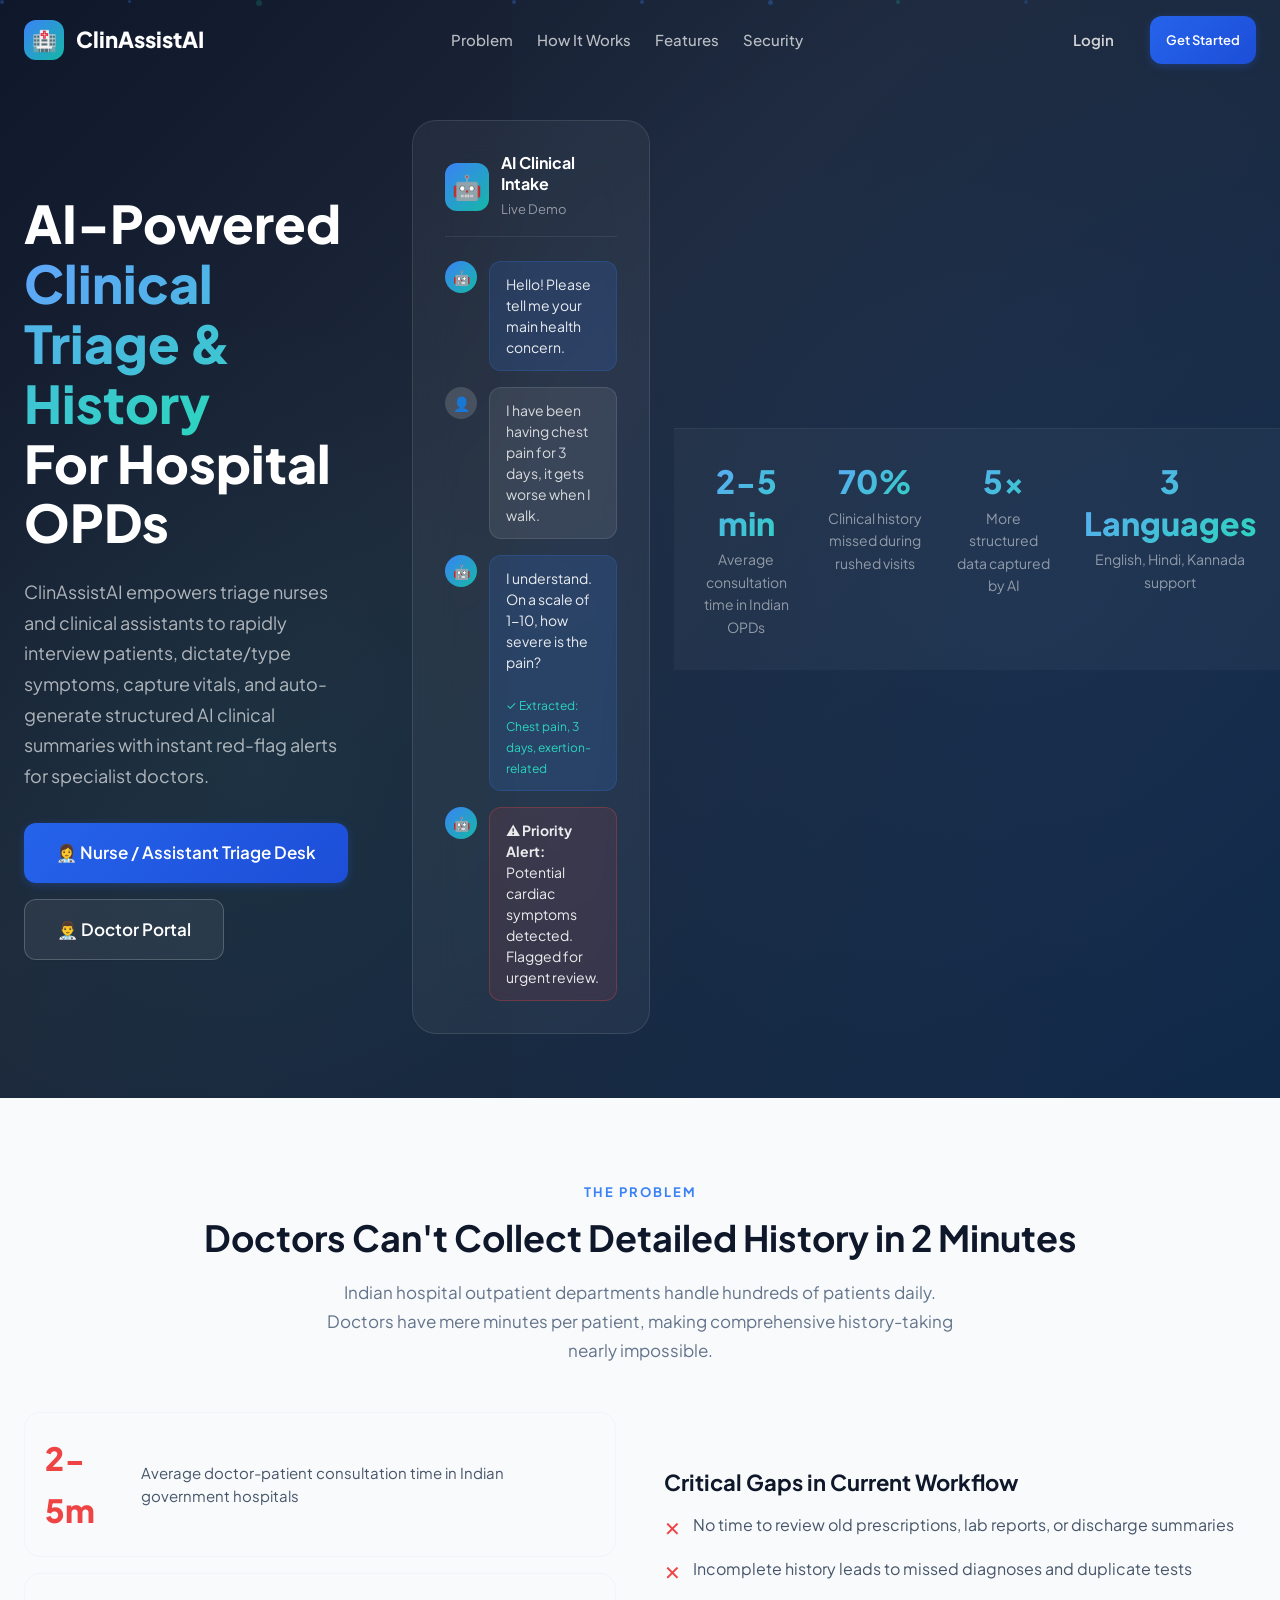
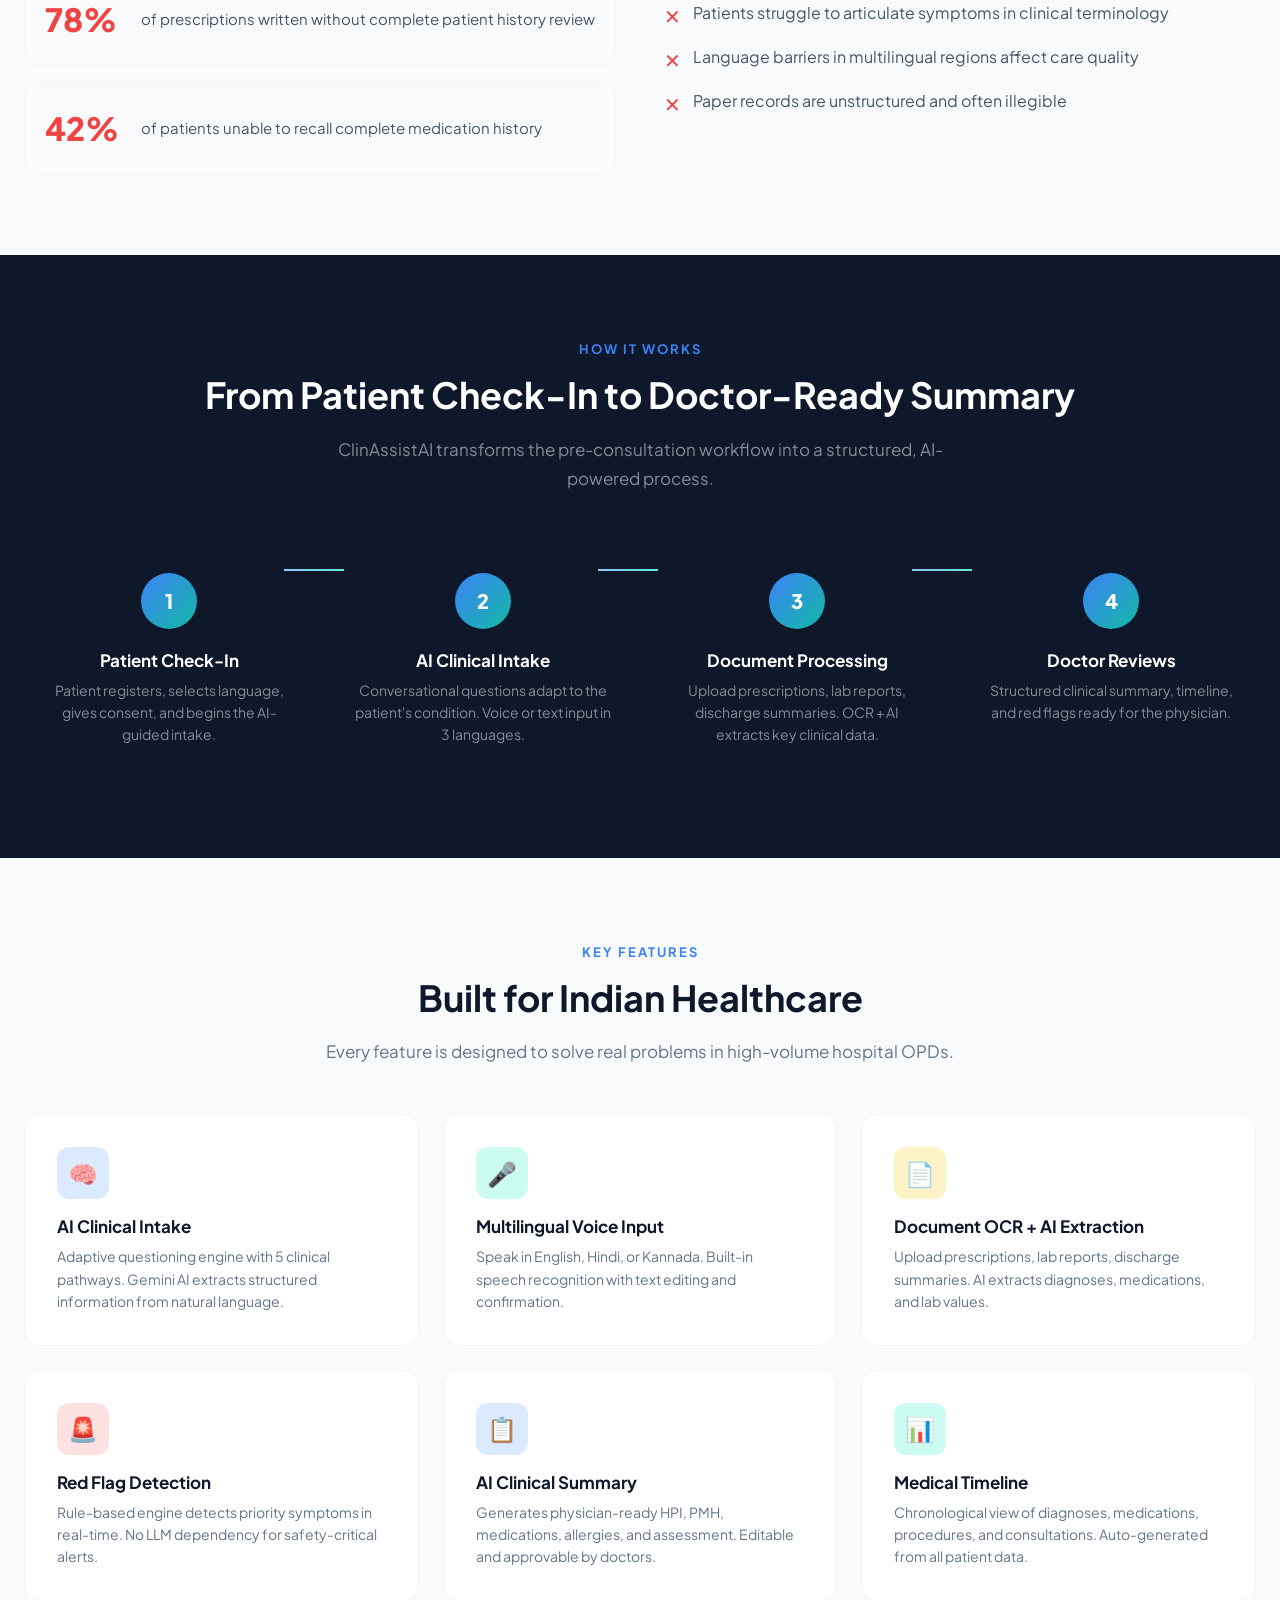
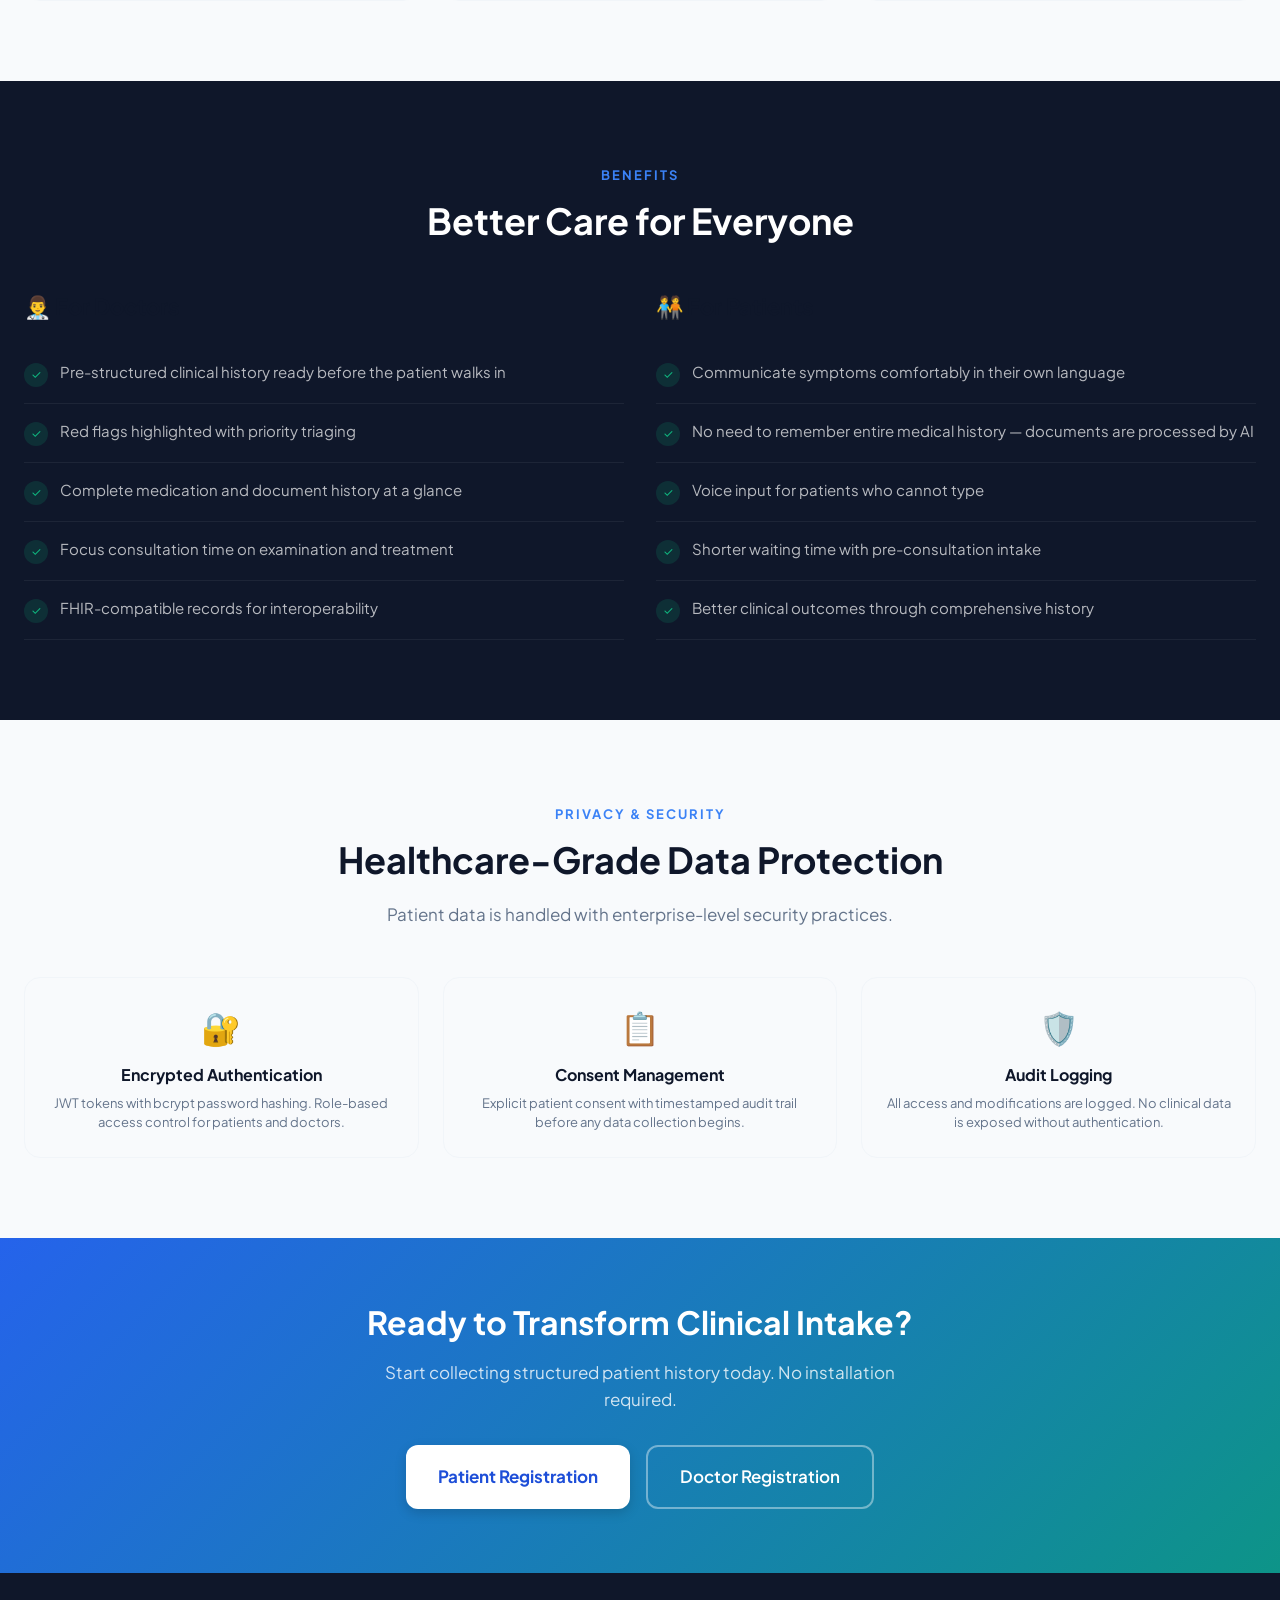
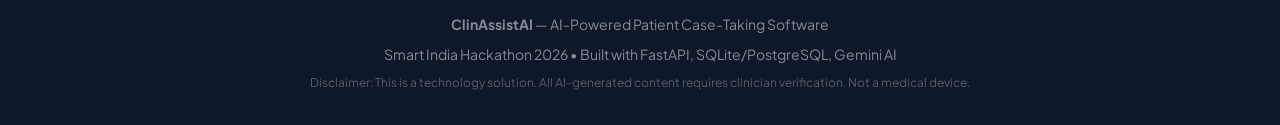
<file: frontend/index.html>
<!DOCTYPE html>
<html lang="en">
<head>
    <meta charset="UTF-8">
    <meta name="viewport" content="width=device-width, initial-scale=1.0">
    <title>ClinAssistAI — AI-Powered Patient Case-Taking & Clinical History</title>
    <meta name="description" content="ClinAssistAI automates clinical history-taking with AI-powered conversational intake, document processing, and physician-ready summaries for Indian hospitals.">
    <link rel="stylesheet" href="css/base.css">
    <link rel="stylesheet" href="css/landing.css">
</head>
<body>
    <!-- Navbar -->
    <nav class="navbar" id="navbar">
        <div class="navbar-inner">
            <a href="/" class="navbar-brand">
                <div class="brand-icon">🏥</div>
                ClinAssistAI
            </a>
            <div class="navbar-links">
                <a href="#problem">Problem</a>
                <a href="#how-it-works">How It Works</a>
                <a href="#features">Features</a>
                <a href="#security">Security</a>
            </div>
            <div class="navbar-cta">
                <a href="login.html" class="btn btn-ghost" style="color:rgba(255,255,255,0.8)">Login</a>
                <a href="login.html?tab=register" class="btn btn-primary btn-sm">Get Started</a>
            </div>
        </div>
    </nav>

    <!-- Hero -->
    <section class="hero">
        <div class="hero-particles">
            <div class="particle"></div><div class="particle"></div><div class="particle"></div>
            <div class="particle"></div><div class="particle"></div><div class="particle"></div>
            <div class="particle"></div><div class="particle"></div>
        </div>

        <div class="hero-content">
            <div class="hero-text">
                <h1>AI-Powered<br><span class="gradient-text">Clinical Triage & History</span><br>For Hospital OPDs</h1>
                <p>ClinAssistAI empowers triage nurses and clinical assistants to rapidly interview patients, dictate/type symptoms, capture vitals, and auto-generate structured AI clinical summaries with instant red-flag alerts for specialist doctors.</p>
                <div class="hero-buttons">
                    <a href="login.html?tab=login&role=assistant" class="btn btn-primary btn-lg">👩‍⚕️ Nurse / Assistant Triage Desk</a>
                    <a href="login.html?tab=login&role=doctor" class="btn btn-secondary btn-lg" style="border-color:rgba(255,255,255,0.2);color:white;background:rgba(255,255,255,0.06)">👨‍⚕️ Doctor Portal</a>
                </div>
            </div>
            <div class="hero-visual">
                <div class="hero-card">
                    <div class="hero-card-header">
                        <div class="icon">🤖</div>
                        <div>
                            <h3 style="color:white;font-size:1rem">AI Clinical Intake</h3>
                            <span>Live Demo</span>
                        </div>
                    </div>
                    <div class="demo-chat">
                        <div class="demo-message">
                            <div class="demo-avatar ai">🤖</div>
                            <div class="demo-bubble ai">Hello! Please tell me your main health concern.</div>
                        </div>
                        <div class="demo-message">
                            <div class="demo-avatar user">👤</div>
                            <div class="demo-bubble user">I have been having chest pain for 3 days, it gets worse when I walk.</div>
                        </div>
                        <div class="demo-message">
                            <div class="demo-avatar ai">🤖</div>
                            <div class="demo-bubble ai">I understand. On a scale of 1-10, how severe is the pain?<br><br><span style="color:var(--accent-400);font-size:0.75rem">✓ Extracted: Chest pain, 3 days, exertion-related</span></div>
                        </div>
                        <div class="demo-message">
                            <div class="demo-avatar ai">🤖</div>
                            <div class="demo-bubble ai" style="border-color:rgba(239,68,68,0.3);background:rgba(239,68,68,0.1)">⚠️ <strong>Priority Alert:</strong> Potential cardiac symptoms detected. Flagged for urgent review.</div>
                        </div>
                    </div>
                </div>
            </div>
        </div>

        <!-- Stats Bar -->
        <div class="stats-bar">
            <div class="stats-grid">
                <div class="stat-item">
                    <h3>2-5 min</h3>
                    <p>Average consultation time in Indian OPDs</p>
                </div>
                <div class="stat-item">
                    <h3>70%</h3>
                    <p>Clinical history missed during rushed visits</p>
                </div>
                <div class="stat-item">
                    <h3>5x</h3>
                    <p>More structured data captured by AI</p>
                </div>
                <div class="stat-item">
                    <h3>3 Languages</h3>
                    <p>English, Hindi, Kannada support</p>
                </div>
            </div>
        </div>
    </section>

    <!-- Problem Section -->
    <section class="section" id="problem">
        <div class="container">
            <div class="section-header">
                <span class="overline">The Problem</span>
                <h2>Doctors Can't Collect Detailed History in 2 Minutes</h2>
                <p>Indian hospital outpatient departments handle hundreds of patients daily. Doctors have mere minutes per patient, making comprehensive history-taking nearly impossible.</p>
            </div>
            <div class="problem-grid">
                <div>
                    <div class="problem-stat">
                        <span class="number">2-5m</span>
                        <p>Average doctor-patient consultation time in Indian government hospitals</p>
                    </div>
                    <div class="problem-stat" style="margin-top:var(--space-4)">
                        <span class="number">78%</span>
                        <p>of prescriptions written without complete patient history review</p>
                    </div>
                    <div class="problem-stat" style="margin-top:var(--space-4)">
                        <span class="number">42%</span>
                        <p>of patients unable to recall complete medication history</p>
                    </div>
                </div>
                <div>
                    <h3 style="margin-bottom:var(--space-4)">Critical Gaps in Current Workflow</h3>
                    <ul style="list-style:none;display:flex;flex-direction:column;gap:var(--space-3)">
                        <li style="display:flex;gap:var(--space-3);align-items:flex-start">
                            <span style="color:var(--danger);font-size:1.25rem">✕</span>
                            <span style="color:var(--gray-600)">No time to review old prescriptions, lab reports, or discharge summaries</span>
                        </li>
                        <li style="display:flex;gap:var(--space-3);align-items:flex-start">
                            <span style="color:var(--danger);font-size:1.25rem">✕</span>
                            <span style="color:var(--gray-600)">Incomplete history leads to missed diagnoses and duplicate tests</span>
                        </li>
                        <li style="display:flex;gap:var(--space-3);align-items:flex-start">
                            <span style="color:var(--danger);font-size:1.25rem">✕</span>
                            <span style="color:var(--gray-600)">Patients struggle to articulate symptoms in clinical terminology</span>
                        </li>
                        <li style="display:flex;gap:var(--space-3);align-items:flex-start">
                            <span style="color:var(--danger);font-size:1.25rem">✕</span>
                            <span style="color:var(--gray-600)">Language barriers in multilingual regions affect care quality</span>
                        </li>
                        <li style="display:flex;gap:var(--space-3);align-items:flex-start">
                            <span style="color:var(--danger);font-size:1.25rem">✕</span>
                            <span style="color:var(--gray-600)">Paper records are unstructured and often illegible</span>
                        </li>
                    </ul>
                </div>
            </div>
        </div>
    </section>

    <!-- How It Works -->
    <section class="section section-dark" id="how-it-works">
        <div class="container">
            <div class="section-header">
                <span class="overline">How It Works</span>
                <h2>From Patient Check-In to Doctor-Ready Summary</h2>
                <p>ClinAssistAI transforms the pre-consultation workflow into a structured, AI-powered process.</p>
            </div>
            <div class="steps-grid">
                <div class="step-card">
                    <div class="step-number">1</div>
                    <h3 style="color:white">Patient Check-In</h3>
                    <p style="color:rgba(255,255,255,0.5)">Patient registers, selects language, gives consent, and begins the AI-guided intake.</p>
                    <div class="step-connector"></div>
                </div>
                <div class="step-card">
                    <div class="step-number">2</div>
                    <h3 style="color:white">AI Clinical Intake</h3>
                    <p style="color:rgba(255,255,255,0.5)">Conversational questions adapt to the patient's condition. Voice or text input in 3 languages.</p>
                    <div class="step-connector"></div>
                </div>
                <div class="step-card">
                    <div class="step-number">3</div>
                    <h3 style="color:white">Document Processing</h3>
                    <p style="color:rgba(255,255,255,0.5)">Upload prescriptions, lab reports, discharge summaries. OCR + AI extracts key clinical data.</p>
                    <div class="step-connector"></div>
                </div>
                <div class="step-card">
                    <div class="step-number">4</div>
                    <h3 style="color:white">Doctor Reviews</h3>
                    <p style="color:rgba(255,255,255,0.5)">Structured clinical summary, timeline, and red flags ready for the physician.</p>
                </div>
            </div>
        </div>
    </section>

    <!-- Features -->
    <section class="section" id="features">
        <div class="container">
            <div class="section-header">
                <span class="overline">Key Features</span>
                <h2>Built for Indian Healthcare</h2>
                <p>Every feature is designed to solve real problems in high-volume hospital OPDs.</p>
            </div>
            <div class="features-grid">
                <div class="feature-card">
                    <div class="feature-icon blue">🧠</div>
                    <h3>AI Clinical Intake</h3>
                    <p>Adaptive questioning engine with 5 clinical pathways. Gemini AI extracts structured information from natural language.</p>
                </div>
                <div class="feature-card">
                    <div class="feature-icon green">🎤</div>
                    <h3>Multilingual Voice Input</h3>
                    <p>Speak in English, Hindi, or Kannada. Built-in speech recognition with text editing and confirmation.</p>
                </div>
                <div class="feature-card">
                    <div class="feature-icon amber">📄</div>
                    <h3>Document OCR + AI Extraction</h3>
                    <p>Upload prescriptions, lab reports, discharge summaries. AI extracts diagnoses, medications, and lab values.</p>
                </div>
                <div class="feature-card">
                    <div class="feature-icon red">🚨</div>
                    <h3>Red Flag Detection</h3>
                    <p>Rule-based engine detects priority symptoms in real-time. No LLM dependency for safety-critical alerts.</p>
                </div>
                <div class="feature-card">
                    <div class="feature-icon blue">📋</div>
                    <h3>AI Clinical Summary</h3>
                    <p>Generates physician-ready HPI, PMH, medications, allergies, and assessment. Editable and approvable by doctors.</p>
                </div>
                <div class="feature-card">
                    <div class="feature-icon green">📊</div>
                    <h3>Medical Timeline</h3>
                    <p>Chronological view of diagnoses, medications, procedures, and consultations. Auto-generated from all patient data.</p>
                </div>
            </div>
        </div>
    </section>

    <!-- Benefits -->
    <section class="section section-dark">
        <div class="container">
            <div class="section-header">
                <span class="overline">Benefits</span>
                <h2>Better Care for Everyone</h2>
            </div>
            <div class="benefits-grid">
                <div class="benefit-column">
                    <h3>👨‍⚕️ For Doctors</h3>
                    <div class="benefit-item">
                        <span class="benefit-check">✓</span>
                        <p>Pre-structured clinical history ready before the patient walks in</p>
                    </div>
                    <div class="benefit-item">
                        <span class="benefit-check">✓</span>
                        <p>Red flags highlighted with priority triaging</p>
                    </div>
                    <div class="benefit-item">
                        <span class="benefit-check">✓</span>
                        <p>Complete medication and document history at a glance</p>
                    </div>
                    <div class="benefit-item">
                        <span class="benefit-check">✓</span>
                        <p>Focus consultation time on examination and treatment</p>
                    </div>
                    <div class="benefit-item">
                        <span class="benefit-check">✓</span>
                        <p>FHIR-compatible records for interoperability</p>
                    </div>
                </div>
                <div class="benefit-column">
                    <h3>🧑‍🤝‍🧑 For Patients</h3>
                    <div class="benefit-item">
                        <span class="benefit-check">✓</span>
                        <p>Communicate symptoms comfortably in their own language</p>
                    </div>
                    <div class="benefit-item">
                        <span class="benefit-check">✓</span>
                        <p>No need to remember entire medical history — documents are processed by AI</p>
                    </div>
                    <div class="benefit-item">
                        <span class="benefit-check">✓</span>
                        <p>Voice input for patients who cannot type</p>
                    </div>
                    <div class="benefit-item">
                        <span class="benefit-check">✓</span>
                        <p>Shorter waiting time with pre-consultation intake</p>
                    </div>
                    <div class="benefit-item">
                        <span class="benefit-check">✓</span>
                        <p>Better clinical outcomes through comprehensive history</p>
                    </div>
                </div>
            </div>
        </div>
    </section>

    <!-- Security -->
    <section class="section" id="security">
        <div class="container">
            <div class="section-header">
                <span class="overline">Privacy & Security</span>
                <h2>Healthcare-Grade Data Protection</h2>
                <p>Patient data is handled with enterprise-level security practices.</p>
            </div>
            <div class="security-grid">
                <div class="security-card">
                    <div class="icon">🔐</div>
                    <h3>Encrypted Authentication</h3>
                    <p>JWT tokens with bcrypt password hashing. Role-based access control for patients and doctors.</p>
                </div>
                <div class="security-card">
                    <div class="icon">📋</div>
                    <h3>Consent Management</h3>
                    <p>Explicit patient consent with timestamped audit trail before any data collection begins.</p>
                </div>
                <div class="security-card">
                    <div class="icon">🛡️</div>
                    <h3>Audit Logging</h3>
                    <p>All access and modifications are logged. No clinical data is exposed without authentication.</p>
                </div>
            </div>
        </div>
    </section>

    <!-- CTA -->
    <section class="cta-section">
        <div class="container">
            <h2>Ready to Transform Clinical Intake?</h2>
            <p>Start collecting structured patient history today. No installation required.</p>
            <div class="cta-buttons">
                <a href="login.html?tab=register&role=patient" class="btn btn-white btn-lg">Patient Registration</a>
                <a href="login.html?tab=register&role=doctor" class="btn btn-outline-white btn-lg">Doctor Registration</a>
            </div>
        </div>
    </section>

    <!-- Footer -->
    <footer class="footer">
        <div class="container">
            <p><strong>ClinAssistAI</strong> — AI-Powered Patient Case-Taking Software</p>
            <p>Smart India Hackathon 2026 • Built with FastAPI, SQLite/PostgreSQL, Gemini AI</p>
            <p style="margin-top:var(--space-2);font-size:0.75rem;color:rgba(255,255,255,0.3)">Disclaimer: This is a technology solution. All AI-generated content requires clinician verification. Not a medical device.</p>
        </div>
    </footer>

    <script>
        // Navbar scroll effect
        window.addEventListener('scroll', () => {
            document.getElementById('navbar').classList.toggle('scrolled', window.scrollY > 50);
        });
    </script>
</body>
</html>
</file>
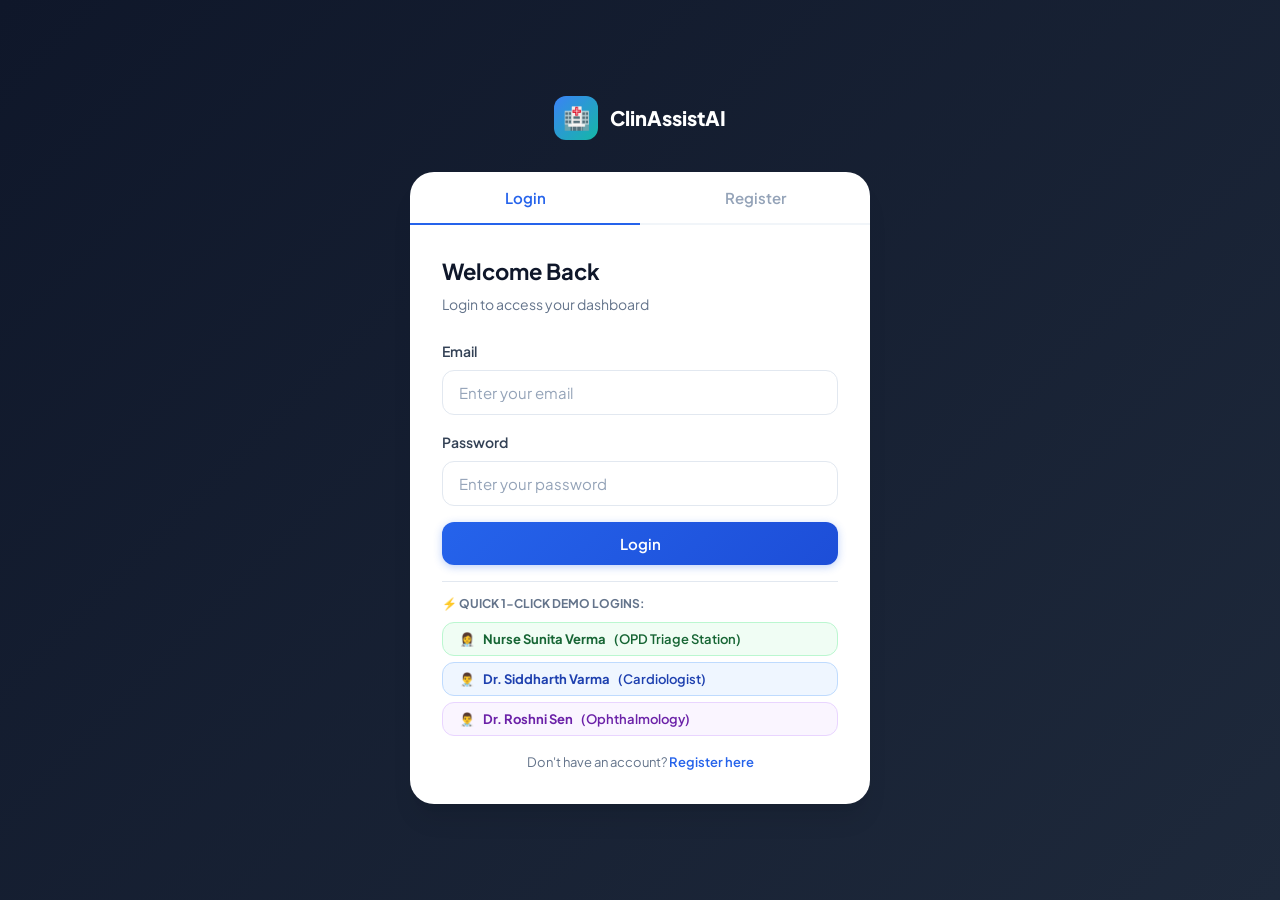
<file: frontend/assistant-dashboard.html>
<!DOCTYPE html>
<html lang="en">
<head>
    <meta charset="UTF-8">
    <meta name="viewport" content="width=device-width, initial-scale=1.0">
    <title>Clinical Assistant & Nurse Triage Desk — ClinAssistAI</title>
    <link rel="stylesheet" href="css/base.css">
    <link rel="stylesheet" href="css/dashboard.css">
    <link rel="stylesheet" href="css/doctor.css">
    <style>
        .triage-grid {
            display: grid;
            grid-template-columns: 1.15fr 0.85fr;
            gap: var(--space-6);
            margin-top: var(--space-4);
        }
        @media (max-width: 1100px) {
            .triage-grid { grid-template-columns: 1fr; }
        }
        .desk-card {
            background: white;
            border-radius: var(--radius-lg);
            border: 1px solid var(--gray-200);
            box-shadow: var(--shadow-sm);
            padding: var(--space-5);
            margin-bottom: var(--space-5);
        }
        .desk-card-title {
            font-size: 1.05rem;
            font-weight: 700;
            color: var(--gray-900);
            margin-bottom: var(--space-4);
            display: flex;
            align-items: center;
            justify-content: space-between;
        }
        .vitals-grid {
            display: grid;
            grid-template-columns: repeat(auto-fit, minmax(130px, 1fr));
            gap: var(--space-3);
        }
        .vital-box {
            background: var(--gray-50);
            border: 1px solid var(--gray-200);
            border-radius: var(--radius-md);
            padding: var(--space-3);
            text-align: center;
            transition: all 0.2s;
        }
        .vital-box:focus-within {
            border-color: var(--primary-500);
            background: white;
            box-shadow: 0 0 0 3px rgba(14, 165, 233, 0.15);
        }
        .vital-label {
            font-size: 0.72rem;
            text-transform: uppercase;
            font-weight: 700;
            color: var(--gray-500);
            letter-spacing: 0.5px;
        }
        .vital-input {
            width: 100%;
            border: none;
            background: transparent;
            font-size: 1.15rem;
            font-weight: 700;
            color: var(--gray-900);
            text-align: center;
            outline: none;
            padding: 2px 0;
        }
        .vital-unit {
            font-size: 0.7rem;
            color: var(--gray-400);
        }
        .voice-section {
            background: linear-gradient(135deg, rgba(14, 165, 233, 0.05), rgba(99, 102, 241, 0.05));
            border: 1px dashed var(--primary-300);
            border-radius: var(--radius-md);
            padding: var(--space-4);
            margin-bottom: var(--space-4);
        }
        .voice-controls {
            display: flex;
            align-items: center;
            gap: var(--space-3);
            margin-bottom: var(--space-3);
            flex-wrap: wrap;
        }
        .mic-record-btn {
            background: var(--primary-600);
            color: white;
            border: none;
            border-radius: var(--radius-full);
            padding: 8px 18px;
            font-weight: 600;
            font-size: 0.875rem;
            display: flex;
            align-items: center;
            gap: 8px;
            cursor: pointer;
            transition: all 0.2s;
        }
        .mic-record-btn.recording {
            background: #ef4444;
            animation: pulse-red 1.5s infinite;
        }
        @keyframes pulse-red {
            0% { box-shadow: 0 0 0 0 rgba(239, 68, 68, 0.6); }
            70% { box-shadow: 0 0 0 10px rgba(239, 68, 68, 0); }
            100% { box-shadow: 0 0 0 0 rgba(239, 68, 68, 0); }
        }
        .lang-select {
            padding: 6px 12px;
            border-radius: var(--radius-md);
            border: 1px solid var(--gray-300);
            font-size: 0.85rem;
            background: white;
        }
        .quick-tags {
            display: flex;
            gap: 6px;
            flex-wrap: wrap;
            margin-top: 8px;
        }
        .quick-tag {
            background: white;
            border: 1px solid var(--gray-300);
            border-radius: var(--radius-full);
            padding: 3px 10px;
            font-size: 0.75rem;
            cursor: pointer;
            transition: all 0.15s;
            color: var(--gray-700);
        }
        .quick-tag:hover {
            border-color: var(--primary-500);
            color: var(--primary-600);
            background: var(--primary-50);
        }
        .triage-badge {
            display: inline-flex;
            align-items: center;
            gap: 6px;
            padding: 4px 12px;
            border-radius: var(--radius-full);
            font-size: 0.8rem;
            font-weight: 700;
            text-transform: uppercase;
        }
        .triage-emergency { background: #fee2e2; color: #b91c1c; border: 1px solid #f87171; }
        .triage-urgent { background: #fef3c7; color: #b45309; border: 1px solid #fcd34d; }
        .triage-routine { background: #dcfce7; color: #15803d; border: 1px solid #86efac; }
        .alert-card {
            border-left: 4px solid #ef4444;
            background: #fff5f5;
            padding: 10px 14px;
            border-radius: 4px;
            margin-bottom: 8px;
            font-size: 0.85rem;
        }
        .doctor-card-select {
            display: flex;
            align-items: center;
            justify-content: space-between;
            border: 1.5px solid var(--gray-200);
            padding: 10px 14px;
            border-radius: var(--radius-md);
            margin-bottom: 8px;
            cursor: pointer;
            transition: all 0.2s;
        }
        .doctor-card-select:hover {
            border-color: var(--primary-400);
            background: var(--primary-50);
        }
        .doctor-card-select.selected {
            border-color: var(--primary-600);
            background: rgba(14, 165, 233, 0.08);
        }
        .tab-btn {
            padding: 8px 16px;
            border: none;
            background: none;
            font-weight: 600;
            color: var(--gray-500);
            border-bottom: 2px solid transparent;
            cursor: pointer;
            font-size: 0.9rem;
        }
        .tab-btn.active {
            color: var(--primary-600);
            border-bottom-color: var(--primary-600);
        }
    </style>
</head>
<body>
    <div class="dashboard-layout">
        <!-- Top Header -->
        <header class="dash-header">
            <div class="dash-header-left">
                <a href="/" class="dash-brand"><div class="icon">🏥</div> ClinAssistAI</a>
                <nav class="dash-nav">
                    <button class="tab-btn active" id="nav-desk-btn" onclick="switchMainTab('desk')">🩺 Triage & Intake Desk</button>
                    <button class="tab-btn" id="nav-queue-btn" onclick="switchMainTab('queue')">📋 Today's Triage Log</button>
                </nav>
            </div>
            <div class="dash-header-right">
                <button class="btn btn-ghost btn-sm" onclick="toggleApiKeyModal(true)" style="border:1px solid var(--primary-200);background:var(--primary-50);color:var(--primary-700);display:flex;align-items:center;gap:6px">
                    <span>✨ AI Engine Active</span>
                    <span style="font-size:0.75rem;padding:1px 6px;border-radius:10px;background:var(--primary-600);color:white">NLP / Gemini</span>
                </button>
                <div class="dash-user">
                    <div>
                        <div class="dash-user-name" id="user-name">Clinical Assistant</div>
                        <div class="dash-user-role" id="user-role-label">Nurse Triage Operator</div>
                    </div>
                    <div class="dash-user-avatar" id="user-avatar" style="background:#0284c7;color:white">👩‍⚕️</div>
                </div>
                <button class="btn btn-ghost btn-sm" onclick="logout()">Logout</button>
            </div>
        </header>

        <!-- Main Container -->
        <main class="dash-content-wide" style="padding-top:var(--space-4)">
            <!-- Header Stats -->
            <div class="quick-stats" style="margin-bottom:var(--space-4)">
                <div class="quick-stat">
                    <div class="label">Triaged Today</div>
                    <div class="value" id="stat-total" style="color:var(--primary-600)">0</div>
                </div>
                <div class="quick-stat">
                    <div class="label">🔴 Emergency Alerts</div>
                    <div class="value" id="stat-emergency" style="color:var(--danger)">0</div>
                </div>
                <div class="quick-stat">
                    <div class="label">🟡 Urgent Triages</div>
                    <div class="value" id="stat-urgent" style="color:var(--warning)">0</div>
                </div>
                <div class="quick-stat">
                    <div class="label">👨‍⚕️ Dispatched to Doctors</div>
                    <div class="value" id="stat-dispatched" style="color:var(--success)">0</div>
                </div>
            </div>

            <!-- TAB 1: TRIAGE & INTAKE DESK -->
            <div id="tab-desk" class="tab-content">
                <div class="triage-grid">
                    <!-- LEFT COLUMN: Patient Entry & Symptom Intake -->
                    <div>
                        <!-- 1. Patient Identification & Details -->
                        <div class="desk-card">
                            <div class="desk-card-title">
                                <span>1. Patient Identification</span>
                                <span style="font-size:0.75rem;color:var(--primary-600);font-weight:600">Search existing or enter new patient</span>
                            </div>

                            <!-- Search bar with suggestions -->
                            <div style="position:relative;margin-bottom:var(--space-3)">
                                <input type="text" class="form-input" id="patient-search-input" placeholder="🔍 Search existing patient by Name, Phone, or MRN..." oninput="debouncePatientSearch()">
                                <div id="patient-search-dropdown" style="display:none;position:absolute;left:0;right:0;top:100%;background:white;border:1px solid var(--gray-300);border-radius:var(--radius-md);box-shadow:var(--shadow-lg);z-index:40;max-height:220px;overflow-y:auto"></div>
                            </div>

                            <!-- Patient Input Fields -->
                            <div style="background:var(--gray-50);padding:14px;border-radius:var(--radius-md);border:1px solid var(--gray-200)">
                                <div class="form-row" style="margin-bottom:10px">
                                    <div class="form-group" style="flex:2">
                                        <label class="form-label">Patient Full Name *</label>
                                        <input type="text" class="form-input" id="pat-name-input" placeholder="e.g. Ramesh Patel / Anand Sharma">
                                    </div>
                                    <div class="form-group" style="flex:1">
                                        <label class="form-label">Age</label>
                                        <input type="number" class="form-input" id="pat-age-input" placeholder="e.g. 45" min="1" max="120">
                                    </div>
                                </div>
                                <div class="form-row">
                                    <div class="form-group">
                                        <label class="form-label">Gender</label>
                                        <select class="form-select" id="pat-gender-input">
                                            <option value="Male">Male</option>
                                            <option value="Female">Female</option>
                                            <option value="Other">Other</option>
                                        </select>
                                    </div>
                                    <div class="form-group">
                                        <label class="form-label">Phone Number</label>
                                        <input type="tel" class="form-input" id="pat-phone-input" placeholder="+91-9876543210">
                                    </div>
                                    <div class="form-group">
                                        <label class="form-label">Blood Group</label>
                                        <select class="form-select" id="pat-blood-input">
                                            <option value="">Unknown</option>
                                            <option value="A+">A+</option><option value="A-">A-</option>
                                            <option value="B+">B+</option><option value="B-">B-</option>
                                            <option value="O+">O+</option><option value="O-">O-</option>
                                            <option value="AB+">AB+</option><option value="AB-">AB-</option>
                                        </select>
                                    </div>
                                </div>
                            </div>
                        </div>

                        <!-- 2. Vitals Desk -->
                        <div class="desk-card">
                            <div class="desk-card-title">
                                <span>2. Patient Vital Signs</span>
                                <span style="font-size:0.75rem;color:var(--gray-500);font-weight:normal">Live abnormal range detector active</span>
                            </div>
                            <div class="vitals-grid">
                                <div class="vital-box">
                                    <div class="vital-label">Blood Pressure</div>
                                    <input type="text" class="vital-input" id="vital-bp" placeholder="120/80" oninput="checkVitalsAlerts()">
                                    <div class="vital-unit">mmHg</div>
                                </div>
                                <div class="vital-box">
                                    <div class="vital-label">Pulse / HR</div>
                                    <input type="number" class="vital-input" id="vital-pulse" placeholder="72" oninput="checkVitalsAlerts()">
                                    <div class="vital-unit">bpm</div>
                                </div>
                                <div class="vital-box">
                                    <div class="vital-label">SpO2 Oxygen</div>
                                    <input type="number" class="vital-input" id="vital-spo2" placeholder="98" oninput="checkVitalsAlerts()">
                                    <div class="vital-unit">%</div>
                                </div>
                                <div class="vital-box">
                                    <div class="vital-label">Temperature</div>
                                    <input type="number" step="0.1" class="vital-input" id="vital-temp" placeholder="98.6" oninput="checkVitalsAlerts()">
                                    <div class="vital-unit">°F</div>
                                </div>
                                <div class="vital-box">
                                    <div class="vital-label">Blood Sugar (RBS)</div>
                                    <input type="number" class="vital-input" id="vital-rbs" placeholder="110">
                                    <div class="vital-unit">mg/dL</div>
                                </div>
                            </div>
                            <div id="vitals-warning-banner" style="display:none;margin-top:10px;padding:8px 12px;border-radius:var(--radius-sm);background:#fff1f2;border:1px solid #fecdd3;color:#e11d48;font-size:0.82rem;font-weight:600"></div>
                        </div>

                        <!-- 3. Assistant Voice & Text Symptom Entry -->
                        <div class="desk-card">
                            <div class="desk-card-title">
                                <span>3. Symptom Dictation & Clinical Notes</span>
                                <span style="font-size:0.75rem;color:var(--primary-600);font-weight:600">Assistant Scribe Active</span>
                            </div>

                            <!-- Voice Input Box -->
                            <div class="voice-section">
                                <div class="voice-controls">
                                    <button type="button" class="mic-record-btn" id="voice-record-btn" onclick="toggleVoiceDictation()">
                                        <span id="voice-icon">🎤</span>
                                        <span id="voice-status-text">Dictate Symptoms</span>
                                    </button>
                                    <select class="lang-select" id="dictation-lang" onchange="changeVoiceLanguage(this.value)">
                                        <option value="en">English (India)</option>
                                        <option value="hi">Hindi (हिन्दी)</option>
                                        <option value="kn">Kannada (ಕನ್ನಡ)</option>
                                    </select>
                                    <span id="live-audio-pulse" style="display:none;color:#ef4444;font-size:0.8rem;font-weight:700">● Listening...</span>
                                </div>
                                <div id="live-speech-box" style="font-size:0.85rem;color:var(--gray-600);font-style:italic;min-height:22px">
                                    Press "Dictate Symptoms" or speak into microphone...
                                </div>
                            </div>

                            <!-- Manual Typing / Detailed Clinical Notes -->
                            <div class="form-group" style="margin-bottom:var(--space-3)">
                                <label class="form-label" style="display:flex;justify-content:space-between">
                                    <span>Triage Nurse Observations / Patient's Complaint:</span>
                                    <span style="font-size:0.75rem;color:var(--gray-500)">Type or edit voice text</span>
                                </label>
                                <textarea class="form-input" id="nurse-notes-input" rows="4" placeholder="e.g. Patient reports retrosternal chest tightness for 4 days, radiating to left arm with breathlessness. Known hypertensive on Amlodipine. No fever."></textarea>
                            </div>

                            <!-- Smart Clinical Prompts -->
                            <div>
                                <div style="font-size:0.75rem;font-weight:700;color:var(--gray-500);text-transform:uppercase;margin-bottom:4px">Quick Clinical Prompts:</div>
                                <div class="quick-tags">
                                    <span class="quick-tag" onclick="appendPrompt('Chest tightness radiating to left shoulder and jaw.')">+ Chest Pain Radiation</span>
                                    <span class="quick-tag" onclick="appendPrompt('High grade fever with chills and severe body ache.')">+ Fever & Chills</span>
                                    <span class="quick-tag" onclick="appendPrompt('Shortness of breath on mild exertion, SpO2 dropping.')">+ Dyspnea on Exertion</span>
                                    <span class="quick-tag" onclick="appendPrompt('Persistent headache with nausea and light sensitivity.')">+ Severe Headache</span>
                                    <span class="quick-tag" onclick="appendPrompt('Acute abdominal pain in right lower quadrant with vomiting.')">+ Acute Abdomen</span>
                                    <span class="quick-tag" onclick="appendPrompt('Known diabetic and hypertensive on regular treatment.')">+ Chronic HTN/DM</span>
                                </div>
                            </div>

                            <div style="margin-top:var(--space-4);text-align:right">
                                <button type="button" class="btn btn-primary" id="ai-extract-btn" onclick="runAIExtraction()">
                                    ✨ Run AI Clinical Extraction & Triage
                                </button>
                            </div>
                        </div>
                    </div>

                    <!-- RIGHT COLUMN: AI Scribe, Triage Priority & Doctor Dispatch -->
                    <div>
                        <!-- AI Extracted Clinical Handoff -->
                        <div class="desk-card" id="ai-results-card">
                            <div class="desk-card-title">
                                <span>4. AI Clinical Structure & Triage</span>
                                <span class="triage-badge triage-routine" id="triage-urgency-badge">ROUTINE</span>
                            </div>

                            <!-- Red Flags Alert Box -->
                            <div id="red-flags-container" style="display:none;margin-bottom:var(--space-3)"></div>

                            <!-- Structured Fields -->
                            <div class="form-group" style="margin-bottom:var(--space-3)">
                                <label class="form-label">Standardized Chief Complaint</label>
                                <input type="text" class="form-input" id="extracted-chief-complaint" placeholder="e.g. Exertional chest tightness & shortness of breath">
                            </div>

                            <div class="form-row" style="margin-bottom:var(--space-3)">
                                <div class="form-group">
                                    <label class="form-label">Clinical Pathway</label>
                                    <select class="form-select" id="extracted-pathway">
                                        <option value="chest_pain">Chest Pain / Cardiac</option>
                                        <option value="fever">Fever & Infection</option>
                                        <option value="headache">Headache / Neuro</option>
                                        <option value="abdominal_pain">Abdominal Pain</option>
                                        <option value="cough_breathing">Respiratory / Cough</option>
                                        <option value="general">General Medicine</option>
                                    </select>
                                </div>
                                <div class="form-group">
                                    <label class="form-label">Severity Rating (1-10)</label>
                                    <input type="number" min="1" max="10" class="form-input" id="extracted-severity" value="5">
                                </div>
                            </div>

                            <div class="form-group" style="margin-bottom:var(--space-3)">
                                <label class="form-label">History of Present Illness (HPI Narrative)</label>
                                <textarea class="form-input" id="extracted-hpi" rows="3" placeholder="AI structured narrative will appear here..."></textarea>
                            </div>

                            <div class="form-group" style="margin-bottom:var(--space-3)">
                                <label class="form-label">Past History & Chronic Conditions</label>
                                <input type="text" class="form-input" id="extracted-pmh" placeholder="e.g. Hypertension (6 yrs), Type 2 Diabetes">
                            </div>

                            <div class="form-group" style="margin-bottom:var(--space-3)">
                                <label class="form-label">Known Drug Allergies</label>
                                <input type="text" class="form-input" id="extracted-allergies" placeholder="e.g. No known drug allergies">
                            </div>
                        </div>

                        <!-- 5. Dispatch to Specialist Doctor -->
                        <div class="desk-card" style="border-top:4px solid var(--primary-600)">
                            <div class="desk-card-title">
                                <span>5. Assign Specialist Doctor & Save</span>
                            </div>
                            <p style="font-size:0.83rem;color:var(--gray-600);margin-bottom:var(--space-3)">
                                Select attending physician. The doctor will instantly receive the patient case with vitals, red flags, and your clinical summary.
                            </p>

                            <div id="doctor-selection-list" style="max-height:220px;overflow-y:auto;margin-bottom:var(--space-4)">
                                <div style="color:var(--gray-500);font-size:0.85rem">Loading available specialist doctors...</div>
                            </div>

                            <div style="display:grid;grid-template-columns:1fr;gap:8px">
                                <button class="btn btn-primary btn-lg" style="width:100%;font-size:1.02rem;padding:12px" id="dispatch-case-btn" onclick="saveAndDispatchIntake(true)">
                                    ⚡ Save & Dispatch to Doctor Queue
                                </button>
                                <button class="btn btn-secondary" style="width:100%;padding:10px" id="save-case-btn" onclick="saveAndDispatchIntake(false)">
                                    💾 Save Patient Intake Record
                                </button>
                            </div>
                        </div>
                    </div>
                </div>
            </div>

            <!-- TAB 2: TODAY'S TRIAGE QUEUE LOG -->
            <div id="tab-queue" class="tab-content" style="display:none">
                <div class="desk-card">
                    <div class="desk-card-title">
                        <span>Today's Outpatient Triage Registry</span>
                        <button class="btn btn-ghost btn-sm" onclick="loadRecentTriages()">🔄 Refresh Log</button>
                    </div>
                    <div class="table-responsive">
                        <table class="data-table">
                            <thead>
                                <tr>
                                    <th>Time</th>
                                    <th>Patient</th>
                                    <th>Chief Complaint</th>
                                    <th>Vitals</th>
                                    <th>Priority</th>
                                    <th>Assigned Doctor</th>
                                    <th>Status</th>
                                </tr>
                            </thead>
                            <tbody id="triage-log-tbody">
                                <tr><td colspan="7" style="text-align:center;padding:24px;color:var(--gray-400)">Loading triage logs...</td></tr>
                            </tbody>
                        </table>
                    </div>
                </div>
            </div>
        </main>
    </div>

    <!-- Gemini API Key Modal -->
    <div id="apikey-modal" style="display:none;position:fixed;top:0;left:0;right:0;bottom:0;background:rgba(0,0,0,0.5);z-index:100;align-items:center;justify-content:center">
        <div style="background:white;border-radius:var(--radius-lg);padding:24px;width:100%;max-width:480px;box-shadow:var(--shadow-xl)">
            <h3 style="margin-bottom:4px;font-size:1.2rem">✨ Configure Google Gemini AI</h3>
            <p style="font-size:0.85rem;color:var(--gray-500);margin-bottom:16px">The system already includes a built-in offline clinical NLP extractor. To enable live Google Gemini 1.5/2.0 Flash processing, paste your API key below:</p>
            <form onsubmit="return handleSaveApiKey(event)">
                <div class="form-group" style="margin-bottom:14px">
                    <label class="form-label">Gemini API Key</label>
                    <input type="password" class="form-input" id="gemini-key-input" placeholder="AIzaSy...">
                </div>
                <div style="display:flex;gap:10px;justify-content:flex-end">
                    <button type="button" class="btn btn-secondary" onclick="toggleApiKeyModal(false)">Close</button>
                    <button type="submit" class="btn btn-primary" id="save-key-btn">Save & Link Key</button>
                </div>
            </form>
        </div>
    </div>

    <!-- Scripts -->
    <script src="js/api.js"></script>
    <script src="js/toast.js"></script>
    <script src="js/voice.js"></script>
    <script>
        function toggleApiKeyModal(show) {
            document.getElementById('apikey-modal').style.display = show ? 'flex' : 'none';
        }

        async function handleSaveApiKey(e) {
            e.preventDefault();
            const key = document.getElementById('gemini-key-input').value.trim();
            if (!key) {
                showToast('Please enter an API key', 'warning');
                return false;
            }
            try {
                const btn = document.getElementById('save-key-btn');
                btn.textContent = 'Linking...';
                btn.disabled = true;
                const res = await api.configureGeminiKey(key);
                showToast(res.message || 'Gemini linked successfully!', 'success');
                toggleApiKeyModal(false);
            } catch (err) {
                showToast(err.message || 'Configuration failed', 'error');
            } finally {
                const btn = document.getElementById('save-key-btn');
                btn.textContent = 'Save & Link Key';
                btn.disabled = false;
            }
            return false;
        }
        // State
        let currentPatientId = null;
        let selectedDoctorId = null;
        let doctorsList = [];
        let isRecording = false;

        // Init
        document.addEventListener('DOMContentLoaded', async () => {
            // Check auth
            if (!api.isLoggedIn()) {
                window.location.href = 'login.html';
                return;
            }
            const role = api.getRole();
            if (role === 'doctor') {
                window.location.href = 'doctor-dashboard.html';
                return;
            }
            if (role === 'patient') {
                window.location.href = 'patient-dashboard.html';
                return;
            }

            document.getElementById('user-name').textContent = api.getName() || 'Clinical Assistant';
            await loadStats();
            await loadDoctors();
            await loadRecentTriages();
        });

        function switchMainTab(tab) {
            document.querySelectorAll('.tab-btn').forEach(b => b.classList.remove('active'));
            document.querySelectorAll('.tab-content').forEach(c => c.style.display = 'none');

            if (tab === 'desk') {
                document.getElementById('nav-desk-btn').classList.add('active');
                document.getElementById('tab-desk').style.display = 'block';
            } else {
                document.getElementById('nav-queue-btn').classList.add('active');
                document.getElementById('tab-queue').style.display = 'block';
                loadRecentTriages();
            }
        }

        async function loadStats() {
            try {
                const res = await api.getAssistantStats();
                document.getElementById('stat-total').textContent = res.total_triaged_by_user || 0;
                document.getElementById('stat-emergency').textContent = res.emergency_count || 0;
                document.getElementById('stat-urgent').textContent = res.urgent_count || 0;
                document.getElementById('stat-dispatched').textContent = res.dispatched_count || res.pending_doctor_review || 0;
            } catch (err) {
                console.error('Failed to load stats:', err);
            }
        }

        async function loadDoctors() {
            try {
                doctorsList = await api.getAvailableDoctors();
                renderDoctorList();
            } catch (err) {
                console.error('Failed to load doctors:', err);
            }
        }

        function renderDoctorList() {
            const container = document.getElementById('doctor-selection-list');
            if (!doctorsList || doctorsList.length === 0) {
                container.innerHTML = '<div style="color:var(--gray-400)">No doctors currently active.</div>';
                return;
            }

            container.innerHTML = doctorsList.map((doc, idx) => `
                <div class="doctor-card-select ${selectedDoctorId === doc.id ? 'selected' : (idx === 0 && !selectedDoctorId ? 'selected' : '')}"
                     onclick="selectDoctor('${doc.id}', this)">
                    <div>
                        <div style="font-weight:700;color:var(--gray-900);font-size:0.92rem">${doc.name}</div>
                        <div style="font-size:0.78rem;color:var(--primary-600);font-weight:600">${doc.specialization} • ${doc.hospital}</div>
                    </div>
                    <div style="text-align:right">
                        <span style="font-size:0.75rem;padding:2px 8px;border-radius:12px;background:#e0f2fe;color:#0369a1;font-weight:600">
                            Queue: ${doc.pending_queue_count || 0}
                        </span>
                    </div>
                </div>
            `).join('');

            if (!selectedDoctorId && doctorsList.length > 0) {
                selectedDoctorId = doctorsList[0].id;
            }
        }

        function selectDoctor(docId, el) {
            selectedDoctorId = docId;
            document.querySelectorAll('.doctor-card-select').forEach(c => c.classList.remove('selected'));
            if (el) el.classList.add('selected');
        }

        // Patient Search & Selection
        let searchTimeout = null;
        function debouncePatientSearch() {
            clearTimeout(searchTimeout);
            searchTimeout = setTimeout(searchPatients, 250);
        }

        async function searchPatients() {
            const query = document.getElementById('patient-search-input').value.trim();
            const dropdown = document.getElementById('patient-search-dropdown');
            if (!query) {
                dropdown.style.display = 'none';
                return;
            }

            try {
                const results = await api.searchPatients(query);
                if (results.length === 0) {
                    dropdown.innerHTML = '<div style="padding:10px;font-size:0.85rem;color:var(--gray-500)">No patients found with that name. You can fill the fields directly below.</div>';
                } else {
                    dropdown.innerHTML = results.map(p => `
                        <div style="padding:10px 14px;border-bottom:1px solid var(--gray-100);cursor:pointer;display:flex;justify-content:space-between;align-items:center"
                             onclick='selectPatient(${JSON.stringify(p).replace(/'/g, "&apos;")})'>
                            <div>
                                <div style="font-weight:700;font-size:0.9rem;color:var(--gray-900)">${p.name}</div>
                                <div style="font-size:0.78rem;color:var(--gray-500)">${p.age || '—'} Y • ${p.gender || '—'} • ${p.phone || 'No phone'}</div>
                            </div>
                            <span style="font-size:0.75rem;font-weight:600;color:var(--primary-600)">${p.medical_record_number || ''}</span>
                        </div>
                    `).join('');
                }
                dropdown.style.display = 'block';
            } catch (err) {
                console.error(err);
            }
        }

        function selectPatient(patient) {
            currentPatientId = patient.id;
            document.getElementById('patient-search-dropdown').style.display = 'none';
            document.getElementById('patient-search-input').value = '';
            document.getElementById('pat-name-input').value = patient.name || '';
            document.getElementById('pat-age-input').value = patient.age || '';
            if (patient.gender) document.getElementById('pat-gender-input').value = patient.gender;
            if (patient.phone) document.getElementById('pat-phone-input').value = patient.phone;
            if (patient.blood_group) document.getElementById('pat-blood-input').value = patient.blood_group;

            showToast(`Loaded patient: ${patient.name}`, 'info');
        }

        // Voice Dictation
        function changeVoiceLanguage(lang) {
            voiceInput.setLanguage(lang);
        }

        function toggleVoiceDictation() {
            const btn = document.getElementById('voice-record-btn');
            const pulse = document.getElementById('live-audio-pulse');
            const icon = document.getElementById('voice-icon');
            const statusTxt = document.getElementById('voice-status-text');
            const liveSpeech = document.getElementById('live-speech-box');
            const notesInput = document.getElementById('nurse-notes-input');

            if (isRecording) {
                voiceInput.stop();
                isRecording = false;
                btn.classList.remove('recording');
                pulse.style.display = 'none';
                icon.textContent = '🎤';
                statusTxt.textContent = 'Dictate Symptoms';
                return;
            }

            const success = voiceInput.start((transcript, isFinal) => {
                liveSpeech.textContent = `"${transcript}"`;
                if (isFinal) {
                    const currentVal = notesInput.value.trim();
                    notesInput.value = currentVal ? `${currentVal} ${transcript}` : transcript;
                    liveSpeech.textContent = `Captured: "${transcript}"`;
                    checkVitalsAlerts();
                }
            }, (err) => {
                showToast(err, 'error');
                isRecording = false;
                btn.classList.remove('recording');
                pulse.style.display = 'none';
                icon.textContent = '🎤';
                statusTxt.textContent = 'Dictate Symptoms';
            });

            if (success) {
                isRecording = true;
                btn.classList.add('recording');
                pulse.style.display = 'inline';
                icon.textContent = '⏹️';
                statusTxt.textContent = 'Stop Dictating';
            }
        }

        function appendPrompt(text) {
            const notes = document.getElementById('nurse-notes-input');
            const cur = notes.value.trim();
            notes.value = cur ? `${cur} ${text}` : text;
        }

        // Vitals Abnormal Range Checking
        function checkVitalsAlerts() {
            const bp = document.getElementById('vital-bp').value.trim();
            const spo2 = parseFloat(document.getElementById('vital-spo2').value);
            const pulse = parseFloat(document.getElementById('vital-pulse').value);
            const temp = parseFloat(document.getElementById('vital-temp').value);
            const banner = document.getElementById('vitals-warning-banner');

            let alerts = [];
            if (spo2 && spo2 < 92) alerts.push(`🚨 Critically Low Oxygen: SpO2 is ${spo2}% (Normal > 95%)`);
            if (pulse && (pulse > 115 || pulse < 50)) alerts.push(`⚠️ Abnormal Heart Rate: ${pulse} bpm`);
            if (temp && temp >= 102) alerts.push(`⚠️ High Grade Pyrexia: ${temp}°F`);
            if (bp && bp.includes('/')) {
                const sys = parseFloat(bp.split('/')[0]);
                if (sys >= 170) alerts.push(`🚨 Severe Hypertension Alert: Systolic BP ${sys} mmHg`);
            }

            if (alerts.length > 0) {
                banner.style.display = 'block';
                banner.innerHTML = alerts.join('<br>');
            } else {
                banner.style.display = 'none';
            }
        }

        // AI Clinical Extraction
        async function runAIExtraction() {
            const notes = document.getElementById('nurse-notes-input').value.trim();
            if (!notes) {
                showToast('Please type or dictate patient symptoms first.', 'warning');
                return;
            }

            const vitals = {
                bp: document.getElementById('vital-bp').value.trim(),
                pulse: document.getElementById('vital-pulse').value.trim(),
                spo2: document.getElementById('vital-spo2').value.trim(),
                temp: document.getElementById('vital-temp').value.trim(),
                rbs: document.getElementById('vital-rbs').value.trim(),
            };

            const btn = document.getElementById('ai-extract-btn');
            btn.textContent = '⏳ AI Structuring & Analyzing...';
            btn.disabled = true;

            try {
                const res = await api.aiExtractNotes({
                    notes: notes,
                    voice_transcript: document.getElementById('live-speech-box').textContent,
                    vitals: vitals,
                    language: document.getElementById('dictation-lang').value
                });

                document.getElementById('extracted-chief-complaint').value = res.chief_complaint || notes;
                if (res.suggested_pathway) {
                    document.getElementById('extracted-pathway').value = res.suggested_pathway;
                }
                document.getElementById('extracted-severity').value = res.severity || 5;
                document.getElementById('extracted-hpi').value = res.hpi_narrative || notes;
                document.getElementById('extracted-pmh').value = res.past_medical_history || 'None reported';
                document.getElementById('extracted-allergies').value = (res.allergies || []).join(', ') || 'No known allergies';

                // Triage Badge
                const badge = document.getElementById('triage-urgency-badge');
                badge.className = 'triage-badge';
                const triageLvl = res.triage_level || 'ROUTINE';
                if (triageLvl === 'EMERGENCY') {
                    badge.classList.add('triage-emergency');
                    badge.textContent = '🔴 EMERGENCY';
                } else if (triageLvl === 'URGENT') {
                    badge.classList.add('triage-urgent');
                    badge.textContent = '🟡 URGENT';
                } else {
                    badge.classList.add('triage-routine');
                    badge.textContent = '🟢 ROUTINE';
                }

                // Red Flags
                const rfContainer = document.getElementById('red-flags-container');
                if (res.red_flags && res.red_flags.length > 0) {
                    rfContainer.style.display = 'block';
                    rfContainer.innerHTML = res.red_flags.map(rf => `
                        <div class="alert-card">
                            <strong>⚠️ Red Flag Detected:</strong> ${rf}
                        </div>
                    `).join('');
                } else {
                    rfContainer.style.display = 'none';
                }

                // Auto-recommend specialist doctor if matched
                if (res.recommended_specialization && doctorsList.length > 0) {
                    const match = doctorsList.find(d => d.specialization.toLowerCase().includes(res.recommended_specialization.toLowerCase()));
                    if (match) {
                        selectDoctor(match.id, null);
                        renderDoctorList();
                    }
                }

                showToast('AI Clinical Extraction completed successfully!', 'success');
            } catch (err) {
                showToast(err.message || 'AI extraction failed', 'error');
            } finally {
                btn.textContent = '✨ Run AI Clinical Extraction & Triage';
                btn.disabled = false;
            }
        }

        // Save and Dispatch
        async function saveAndDispatchIntake(shouldDispatch = true) {
            const patName = document.getElementById('pat-name-input').value.trim();
            if (!patName) {
                showToast('Please enter the Patient Full Name in Box 1.', 'warning');
                document.getElementById('pat-name-input').focus();
                return;
            }

            const rawNotes = document.getElementById('nurse-notes-input').value.trim();
            const chiefComplaint = document.getElementById('extracted-chief-complaint').value.trim() || rawNotes || 'General Outpatient Consultation';

            const vitals = {
                bp: document.getElementById('vital-bp').value.trim(),
                pulse: document.getElementById('vital-pulse').value.trim(),
                spo2: document.getElementById('vital-spo2').value.trim(),
                temp: document.getElementById('vital-temp').value.trim(),
                rbs: document.getElementById('vital-rbs').value.trim(),
            };

            const patAgeVal = document.getElementById('pat-age-input').value.trim();
            const patAge = patAgeVal ? parseInt(patAgeVal) : null;
            const patGender = document.getElementById('pat-gender-input').value;
            const patPhone = document.getElementById('pat-phone-input').value.trim() || null;
            const patBlood = document.getElementById('pat-blood-input').value || null;

            const payload = {
                patient_id: currentPatientId,
                patient_name: patName,
                patient_age: patAge,
                patient_gender: patGender,
                patient_phone: patPhone,
                patient_blood_group: patBlood,
                assigned_doctor_id: shouldDispatch ? selectedDoctorId : null,
                language: document.getElementById('dictation-lang').value,
                nurse_notes: rawNotes,
                chief_complaint: chiefComplaint,
                pathway: document.getElementById('extracted-pathway').value,
                severity: parseInt(document.getElementById('extracted-severity').value) || 5,
                onset_duration: "Recent",
                past_medical_history: document.getElementById('extracted-pmh').value.trim(),
                allergies: [document.getElementById('extracted-allergies').value.trim()],
                vitals: vitals,
                triage_level: document.getElementById('triage-urgency-badge').textContent.includes('EMERGENCY') ? 'EMERGENCY' : (document.getElementById('triage-urgency-badge').textContent.includes('URGENT') ? 'URGENT' : 'ROUTINE'),
                structured_data: {
                    hpi: document.getElementById('extracted-hpi').value.trim()
                }
            };

            const btn = shouldDispatch ? document.getElementById('dispatch-case-btn') : document.getElementById('save-case-btn');
            const originalText = btn.textContent;
            btn.textContent = '⏳ Saving & Processing...';
            btn.disabled = true;

            try {
                const res = await api.submitTriageIntake(payload);
                showToast(res.message || 'Patient case successfully saved and triaged!', 'success');

                // Clear desk for next patient
                setTimeout(() => {
                    currentPatientId = null;
                    document.getElementById('pat-name-input').value = '';
                    document.getElementById('pat-age-input').value = '';
                    document.getElementById('pat-phone-input').value = '';
                    document.getElementById('nurse-notes-input').value = '';
                    document.getElementById('vital-bp').value = '';
                    document.getElementById('vital-pulse').value = '';
                    document.getElementById('vital-spo2').value = '';
                    document.getElementById('vital-temp').value = '';
                    document.getElementById('vital-rbs').value = '';
                    document.getElementById('extracted-chief-complaint').value = '';
                    document.getElementById('extracted-hpi').value = '';
                    document.getElementById('extracted-pmh').value = '';
                    document.getElementById('extracted-allergies').value = '';
                    document.getElementById('red-flags-container').style.display = 'none';
                    loadStats();
                    loadDoctors();
                    loadRecentTriages();
                }, 1000);

            } catch (err) {
                showToast(err.message || 'Failed to save triage intake', 'error');
            } finally {
                btn.textContent = originalText;
                btn.disabled = false;
            }
        }

        // Today's Triage Queue
        async function loadRecentTriages() {
            const tbody = document.getElementById('triage-log-tbody');
            try {
                const list = await api.getRecentTriages();
                if (!list || list.length === 0) {
                    tbody.innerHTML = '<tr><td colspan="7" style="text-align:center;padding:24px;color:var(--gray-400)">No triage cases logged yet today.</td></tr>';
                    return;
                }

                tbody.innerHTML = list.map(item => {
                    const time = item.created_at ? new Date(item.created_at).toLocaleTimeString([], { hour: '2-digit', minute: '2-digit' }) : '—';
                    let priorityBadge = '<span class="triage-badge triage-routine">ROUTINE</span>';
                    if (item.triage_level === 'EMERGENCY') {
                        priorityBadge = '<span class="triage-badge triage-emergency">🔴 EMERGENCY</span>';
                    } else if (item.triage_level === 'URGENT') {
                        priorityBadge = '<span class="triage-badge triage-urgent">🟡 URGENT</span>';
                    }

                    const vitalsSummary = item.vitals && Object.keys(item.vitals).length > 0
                        ? `BP: ${item.vitals.bp || '—'} | SpO2: ${item.vitals.spo2 ? item.vitals.spo2 + '%' : '—'}`
                        : '—';

                    let statusHtml = '<span style="padding:3px 8px;border-radius:12px;font-size:0.75rem;font-weight:600;background:#dbeafe;color:#1e40af">Dispatched</span>';
                    if (item.status === 'reviewed') {
                        statusHtml = '<span style="padding:3px 8px;border-radius:12px;font-size:0.75rem;font-weight:600;background:#fef3c7;color:#92400e">Doctor Reviewed</span>';
                    } else if (item.status === 'approved') {
                        statusHtml = '<span style="padding:3px 8px;border-radius:12px;font-size:0.75rem;font-weight:600;background:#dcfce7;color:#166534">Verified</span>';
                    } else if (!item.assigned_doctor_name || item.assigned_doctor_name === 'Unassigned') {
                        statusHtml = '<span style="padding:3px 8px;border-radius:12px;font-size:0.75rem;font-weight:600;background:#f3f4f6;color:#4b5563">Saved</span>';
                    }

                    return `
                        <tr>
                            <td style="font-weight:600;color:var(--gray-600)">${time}</td>
                            <td>
                                <div style="font-weight:700;color:var(--gray-900)">${item.patient_name}</div>
                                <div style="font-size:0.75rem;color:var(--gray-500)">${item.age || '—'}Y • ${item.gender || '—'} • ${item.mrn || ''}</div>
                            </td>
                            <td style="max-width:240px">
                                <div style="font-size:0.875rem;font-weight:500;color:var(--gray-800)">${item.chief_complaint || 'General Check'}</div>
                                <div style="font-size:0.75rem;color:var(--primary-600)">Pathway: ${item.pathway || 'general'}</div>
                            </td>
                            <td style="font-size:0.8rem;color:var(--gray-600)">${vitalsSummary}</td>
                            <td>${priorityBadge}</td>
                            <td>
                                <div style="font-weight:600;font-size:0.85rem">${item.assigned_doctor_name}</div>
                                <div style="font-size:0.75rem;color:var(--gray-500)">${item.assigned_doctor_spec}</div>
                            </td>
                            <td>
                                ${statusHtml}
                            </td>
                        </tr>
                    `;
                }).join('');
            } catch (err) {
                console.error(err);
            }
        }

        function logout() {
            api.clearAuth();
            window.location.href = 'login.html';
        }
    </script>
</body>
</html>
</file>
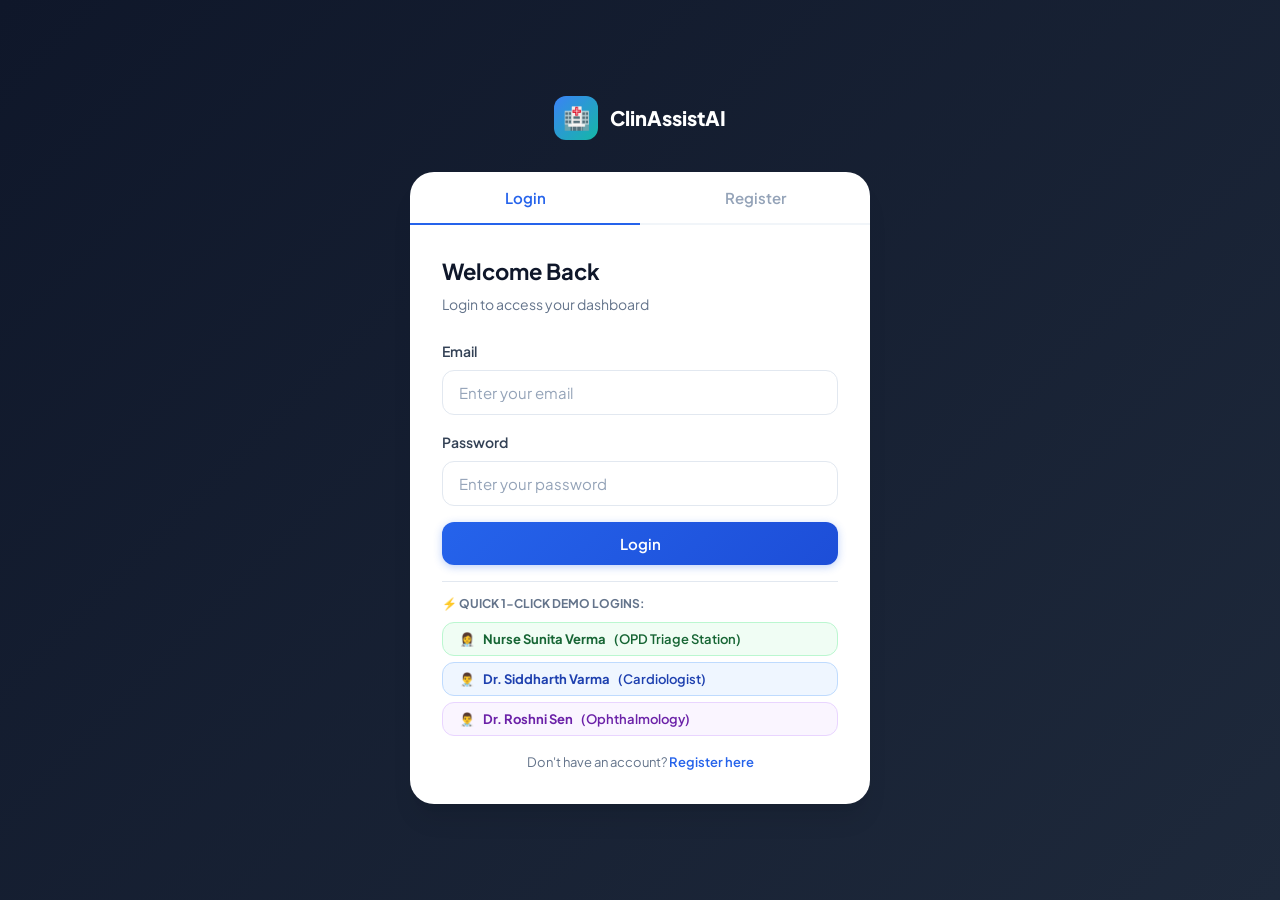
<file: frontend/login.html>
<!DOCTYPE html>
<html lang="en">
<head>
    <meta charset="UTF-8">
    <meta name="viewport" content="width=device-width, initial-scale=1.0">
    <title>Login — ClinAssistAI</title>
    <meta name="description" content="Login or register for ClinAssistAI - AI-powered clinical history taking.">
    <link rel="stylesheet" href="css/base.css">
    <link rel="stylesheet" href="css/auth.css">
</head>
<body>
    <div class="auth-page">
        <div class="auth-left">
            <a href="/" class="brand">
                <div class="brand-icon">🏥</div>
                ClinAssistAI
            </a>
            <div class="auth-card">
                <div class="auth-tabs">
                    <button class="auth-tab active" data-form="login" id="tab-login">Login</button>
                    <button class="auth-tab" data-form="register" id="tab-register">Register</button>
                </div>
                <div class="auth-form-container">
                    <!-- Login Form -->
                    <form class="auth-form active" id="form-login" onsubmit="return handleLogin(event)">
                        <h2>Welcome Back</h2>
                        <p class="subtitle">Login to access your dashboard</p>
                        <div class="form-group">
                            <label class="form-label">Email</label>
                            <input type="email" class="form-input" id="login-email" required placeholder="Enter your email">
                        </div>
                        <div class="form-group">
                            <label class="form-label">Password</label>
                            <input type="password" class="form-input" id="login-password" required placeholder="Enter your password">
                        </div>
                        <div id="login-error" class="form-error" style="margin-bottom:var(--space-3)"></div>
                        <button type="submit" class="btn btn-primary" style="width:100%" id="login-btn">Login</button>

                        <!-- Quick Demo Accounts -->
                        <div style="margin-top:var(--space-4);padding-top:var(--space-3);border-top:1px solid var(--gray-200)">
                            <div style="font-size:0.75rem;font-weight:700;color:var(--gray-500);text-transform:uppercase;margin-bottom:8px">⚡ Quick 1-Click Demo Logins:</div>
                            <div style="display:grid;grid-template-columns:1fr;gap:6px">
                                <button type="button" class="btn btn-ghost btn-sm" style="text-align:left;justify-content:flex-start;background:#f0fdf4;border:1px solid #bbf7d0;color:#166534"
                                        onclick="fillDemoLogin('nurse.sunita@clinassistai.com', 'Nurse@123')">
                                    👩‍⚕️ <strong>Nurse Sunita Verma</strong> (OPD Triage Station)
                                </button>
                                <button type="button" class="btn btn-ghost btn-sm" style="text-align:left;justify-content:flex-start;background:#eff6ff;border:1px solid #bfdbfe;color:#1e40af"
                                        onclick="fillDemoLogin('siddharth.varma@clinassistai.com', 'Doctor@123')">
                                    👨‍⚕️ <strong>Dr. Siddharth Varma</strong> (Cardiologist)
                                </button>
                                <button type="button" class="btn btn-ghost btn-sm" style="text-align:left;justify-content:flex-start;background:#faf5ff;border:1px solid #e9d5ff;color:#6b21a8"
                                        onclick="fillDemoLogin('roshni.sen@clinassistai.com', 'Doctor@123')">
                                    👨‍⚕️ <strong>Dr. Roshni Sen</strong> (Ophthalmology)
                                </button>
                            </div>
                        </div>

                        <div class="auth-footer">
                            Don't have an account? <a href="#" onclick="switchTab('register')">Register here</a>
                        </div>
                    </form>

                    <!-- Register Form -->
                    <form class="auth-form" id="form-register" onsubmit="return handleRegister(event)">
                        <h2>Create Account</h2>
                        <p class="subtitle">Choose your role to get started</p>

                        <div class="role-selector">
                            <button type="button" class="role-btn active" data-role="assistant" onclick="selectRole('assistant')">👩‍⚕️ Nurse / Assistant</button>
                            <button type="button" class="role-btn" data-role="doctor" onclick="selectRole('doctor')">👨‍⚕️ Doctor</button>
                            <button type="button" class="role-btn" data-role="patient" onclick="selectRole('patient')">🧑 Patient</button>
                        </div>

                        <div class="form-group">
                            <label class="form-label">Full Name</label>
                            <input type="text" class="form-input" id="reg-name" required placeholder="Enter your full name">
                        </div>
                        <div class="form-group">
                            <label class="form-label">Email</label>
                            <input type="email" class="form-input" id="reg-email" required placeholder="Enter your email">
                        </div>
                        <div class="form-group">
                            <label class="form-label">Password</label>
                            <input type="password" class="form-input" id="reg-password" required placeholder="Min 6 characters" minlength="6">
                        </div>
                        <div class="form-group">
                            <label class="form-label">Phone</label>
                            <input type="tel" class="form-input" id="reg-phone" placeholder="Phone number (optional)">
                        </div>

                        <!-- Patient-specific fields -->
                        <div class="patient-fields" id="patient-fields">
                            <div class="form-row">
                                <div class="form-group">
                                    <label class="form-label">Age</label>
                                    <input type="number" class="form-input" id="reg-age" placeholder="Age" min="1" max="120">
                                </div>
                                <div class="form-group">
                                    <label class="form-label">Gender</label>
                                    <select class="form-select" id="reg-gender">
                                        <option value="">Select</option>
                                        <option value="Male">Male</option>
                                        <option value="Female">Female</option>
                                        <option value="Other">Other</option>
                                    </select>
                                </div>
                            </div>
                        </div>

                        <!-- Doctor/Assistant-specific fields -->
                        <div class="doctor-fields" id="doctor-fields">
                            <div class="form-group">
                                <label class="form-label">Hospital / Clinic</label>
                                <input type="text" class="form-input" id="reg-hospital" placeholder="Hospital name">
                            </div>
                            <div class="form-row">
                                <div class="form-group">
                                    <label class="form-label">Staff / Professional ID</label>
                                    <input type="text" class="form-input" id="reg-prof-id" placeholder="e.g., REG-10928">
                                </div>
                                <div class="form-group">
                                    <label class="form-label">Department / Specialization</label>
                                    <input type="text" class="form-input" id="reg-specialization" placeholder="e.g., Triage OPD / Cardiology">
                                </div>
                            </div>
                        </div>

                        <div id="register-error" class="form-error" style="margin-bottom:var(--space-3)"></div>
                        <button type="submit" class="btn btn-primary" style="width:100%" id="register-btn">Create Account</button>
                        <div class="auth-footer">
                            Already have an account? <a href="#" onclick="switchTab('login')">Login here</a>
                        </div>
                    </form>
                </div>
            </div>
        </div>
    </div>

    <script src="js/api.js"></script>
    <script src="js/toast.js"></script>
    <script>
        let selectedRole = 'assistant';

        // Parse URL params for tab/role
        const params = new URLSearchParams(window.location.search);
        if (params.get('tab') === 'register') switchTab('register');
        if (params.get('role')) selectRole(params.get('role'));

        // Redirect if already logged in
        if (api.isLoggedIn()) {
            redirectByRole(api.getRole());
        }

        function redirectByRole(role) {
            if (role === 'doctor') {
                window.location.href = '/doctor-dashboard.html';
            } else if (role === 'assistant' || role === 'nurse') {
                window.location.href = '/assistant-dashboard.html';
            } else {
                window.location.href = '/patient-dashboard.html';
            }
        }

        function fillDemoLogin(email, password) {
            document.getElementById('login-email').value = email;
            document.getElementById('login-password').value = password;
            document.getElementById('form-login').dispatchEvent(new Event('submit', { cancelable: true }));
        }

        function switchTab(tab) {
            document.querySelectorAll('.auth-tab').forEach(t => t.classList.remove('active'));
            document.querySelectorAll('.auth-form').forEach(f => f.classList.remove('active'));
            document.querySelector(`[data-form="${tab}"]`).classList.add('active');
            document.getElementById(`form-${tab}`).classList.add('active');
        }

        function selectRole(role) {
            selectedRole = role;
            document.querySelectorAll('.role-btn').forEach(b => b.classList.remove('active'));
            document.querySelector(`[data-role="${role}"]`).classList.add('active');
            document.getElementById('patient-fields').classList.toggle('active', role === 'patient');
            document.getElementById('doctor-fields').classList.toggle('active', role === 'doctor' || role === 'assistant');
        }

        // Tab click handlers
        document.querySelectorAll('.auth-tab').forEach(tab => {
            tab.addEventListener('click', () => switchTab(tab.dataset.form));
        });

        async function handleLogin(e) {
            e.preventDefault();
            const btn = document.getElementById('login-btn');
            const errorEl = document.getElementById('login-error');
            errorEl.textContent = '';
            btn.disabled = true;
            btn.textContent = 'Logging in...';

            try {
                const result = await api.login(
                    document.getElementById('login-email').value,
                    document.getElementById('login-password').value
                );
                showToast(`Welcome back, ${result.name}!`, 'success');
                setTimeout(() => {
                    redirectByRole(result.role);
                }, 400);
            } catch (err) {
                errorEl.textContent = err.message;
                btn.disabled = false;
                btn.textContent = 'Login';
            }
            return false;
        }

        async function handleRegister(e) {
            e.preventDefault();
            const btn = document.getElementById('register-btn');
            const errorEl = document.getElementById('register-error');
            errorEl.textContent = '';
            btn.disabled = true;
            btn.textContent = 'Creating account...';

            const data = {
                email: document.getElementById('reg-email').value,
                password: document.getElementById('reg-password').value,
                name: document.getElementById('reg-name').value,
                role: selectedRole,
                phone: document.getElementById('reg-phone').value || null,
            };

            if (selectedRole === 'patient') {
                data.age = parseInt(document.getElementById('reg-age').value) || null;
                data.gender = document.getElementById('reg-gender').value || null;
            } else {
                data.hospital = document.getElementById('reg-hospital').value || null;
                data.professional_id = document.getElementById('reg-prof-id').value || null;
                data.specialization = document.getElementById('reg-specialization').value || null;
            }

            try {
                const result = await api.register(data);
                showToast(`Account created! Welcome, ${result.name}!`, 'success');
                setTimeout(() => {
                    redirectByRole(result.role);
                }, 400);
            } catch (err) {
                errorEl.textContent = err.message;
                btn.disabled = false;
                btn.textContent = 'Create Account';
            }
            return false;
        }
    </script>
</body>
</html>
</file>
<file: frontend/css/base.css>
/* ===== ClinAssistAI Design System ===== */
/* Base tokens, reset, typography, and utility classes */

@import url('https://fonts.googleapis.com/css2?family=Inter:wght@300;400;500;600;700;800&family=Plus+Jakarta+Sans:wght@400;500;600;700;800&display=swap');

/* === CSS Custom Properties === */
:root {
    /* Primary Colors - Medical Blue */
    --primary-50: #eff6ff;
    --primary-100: #dbeafe;
    --primary-200: #bfdbfe;
    --primary-300: #93c5fd;
    --primary-400: #60a5fa;
    --primary-500: #3b82f6;
    --primary-600: #2563eb;
    --primary-700: #1d4ed8;
    --primary-800: #1e40af;
    --primary-900: #1e3a8a;

    /* Accent Colors - Teal/Green */
    --accent-50: #f0fdfa;
    --accent-100: #ccfbf1;
    --accent-200: #99f6e4;
    --accent-300: #5eead4;
    --accent-400: #2dd4bf;
    --accent-500: #14b8a6;
    --accent-600: #0d9488;
    --accent-700: #0f766e;
    --accent-800: #115e59;
    --accent-900: #134e4a;

    /* Neutrals */
    --gray-50: #f8fafc;
    --gray-100: #f1f5f9;
    --gray-200: #e2e8f0;
    --gray-300: #cbd5e1;
    --gray-400: #94a3b8;
    --gray-500: #64748b;
    --gray-600: #475569;
    --gray-700: #334155;
    --gray-800: #1e293b;
    --gray-900: #0f172a;

    /* Semantic Colors */
    --success: #10b981;
    --success-light: #d1fae5;
    --warning: #f59e0b;
    --warning-light: #fef3c7;
    --danger: #ef4444;
    --danger-light: #fee2e2;
    --info: #3b82f6;
    --info-light: #dbeafe;

    /* Typography */
    --font-primary: 'Plus Jakarta Sans', 'Inter', -apple-system, BlinkMacSystemFont, sans-serif;
    --font-mono: 'JetBrains Mono', 'Fira Code', monospace;

    /* Spacing */
    --space-1: 0.25rem;
    --space-2: 0.5rem;
    --space-3: 0.75rem;
    --space-4: 1rem;
    --space-5: 1.25rem;
    --space-6: 1.5rem;
    --space-8: 2rem;
    --space-10: 2.5rem;
    --space-12: 3rem;
    --space-16: 4rem;
    --space-20: 5rem;

    /* Border Radius */
    --radius-sm: 0.375rem;
    --radius-md: 0.5rem;
    --radius-lg: 0.75rem;
    --radius-xl: 1rem;
    --radius-2xl: 1.5rem;
    --radius-full: 9999px;

    /* Shadows */
    --shadow-sm: 0 1px 2px rgba(0,0,0,0.05);
    --shadow-md: 0 4px 6px -1px rgba(0,0,0,0.07), 0 2px 4px -2px rgba(0,0,0,0.05);
    --shadow-lg: 0 10px 15px -3px rgba(0,0,0,0.08), 0 4px 6px -4px rgba(0,0,0,0.04);
    --shadow-xl: 0 20px 25px -5px rgba(0,0,0,0.08), 0 8px 10px -6px rgba(0,0,0,0.04);
    --shadow-glow: 0 0 20px rgba(59, 130, 246, 0.15);

    /* Transitions */
    --transition-fast: 150ms ease;
    --transition-base: 250ms ease;
    --transition-slow: 350ms ease;

    /* Layout */
    --container-max: 1280px;
    --sidebar-width: 280px;
    --header-height: 64px;
}

/* === Reset === */
*, *::before, *::after {
    margin: 0;
    padding: 0;
    box-sizing: border-box;
}

html {
    font-size: 16px;
    scroll-behavior: smooth;
    -webkit-font-smoothing: antialiased;
    -moz-osx-font-smoothing: grayscale;
}

body {
    font-family: var(--font-primary);
    color: var(--gray-800);
    background-color: var(--gray-50);
    line-height: 1.6;
    min-height: 100vh;
}

a {
    color: var(--primary-600);
    text-decoration: none;
    transition: color var(--transition-fast);
}
a:hover { color: var(--primary-700); }

img { max-width: 100%; height: auto; }

button, input, select, textarea {
    font-family: inherit;
    font-size: inherit;
}

h1, h2, h3, h4, h5, h6 {
    line-height: 1.3;
    font-weight: 700;
    color: var(--gray-900);
}
h1 { font-size: 2.25rem; }
h2 { font-size: 1.75rem; }
h3 { font-size: 1.375rem; }
h4 { font-size: 1.125rem; }

/* === Layout Utilities === */
.container {
    max-width: var(--container-max);
    margin: 0 auto;
    padding: 0 var(--space-6);
}

.flex { display: flex; }
.flex-col { flex-direction: column; }
.items-center { align-items: center; }
.justify-between { justify-content: space-between; }
.justify-center { justify-content: center; }
.gap-1 { gap: var(--space-1); }
.gap-2 { gap: var(--space-2); }
.gap-3 { gap: var(--space-3); }
.gap-4 { gap: var(--space-4); }
.gap-6 { gap: var(--space-6); }
.gap-8 { gap: var(--space-8); }
.flex-1 { flex: 1; }
.flex-wrap { flex-wrap: wrap; }

.grid { display: grid; }
.grid-2 { grid-template-columns: repeat(2, 1fr); }
.grid-3 { grid-template-columns: repeat(3, 1fr); }
.grid-4 { grid-template-columns: repeat(4, 1fr); }

.text-center { text-align: center; }
.text-right { text-align: right; }
.text-sm { font-size: 0.875rem; }
.text-xs { font-size: 0.75rem; }
.text-lg { font-size: 1.125rem; }
.font-medium { font-weight: 500; }
.font-semibold { font-weight: 600; }
.font-bold { font-weight: 700; }
.text-muted { color: var(--gray-500); }

.hidden { display: none !important; }

/* === Buttons === */
.btn {
    display: inline-flex;
    align-items: center;
    justify-content: center;
    gap: var(--space-2);
    padding: var(--space-3) var(--space-6);
    border: none;
    border-radius: var(--radius-lg);
    font-weight: 600;
    font-size: 0.9375rem;
    cursor: pointer;
    transition: all var(--transition-base);
    white-space: nowrap;
    position: relative;
    overflow: hidden;
}
.btn:disabled {
    opacity: 0.6;
    cursor: not-allowed;
}
.btn:active:not(:disabled) {
    transform: scale(0.97);
}

.btn-primary {
    background: linear-gradient(135deg, var(--primary-600), var(--primary-700));
    color: white;
    box-shadow: 0 2px 8px rgba(37, 99, 235, 0.3);
}
.btn-primary:hover:not(:disabled) {
    background: linear-gradient(135deg, var(--primary-500), var(--primary-600));
    box-shadow: 0 4px 12px rgba(37, 99, 235, 0.4);
    transform: translateY(-1px);
}

.btn-secondary {
    background: white;
    color: var(--gray-700);
    border: 1.5px solid var(--gray-200);
    box-shadow: var(--shadow-sm);
}
.btn-secondary:hover:not(:disabled) {
    background: var(--gray-50);
    border-color: var(--gray-300);
    box-shadow: var(--shadow-md);
}

.btn-accent {
    background: linear-gradient(135deg, var(--accent-500), var(--accent-600));
    color: white;
    box-shadow: 0 2px 8px rgba(20, 184, 166, 0.3);
}
.btn-accent:hover:not(:disabled) {
    background: linear-gradient(135deg, var(--accent-400), var(--accent-500));
    box-shadow: 0 4px 12px rgba(20, 184, 166, 0.4);
    transform: translateY(-1px);
}

.btn-danger {
    background: linear-gradient(135deg, var(--danger), #dc2626);
    color: white;
}
.btn-danger:hover:not(:disabled) {
    box-shadow: 0 4px 12px rgba(239, 68, 68, 0.4);
    transform: translateY(-1px);
}

.btn-ghost {
    background: transparent;
    color: var(--gray-600);
}
.btn-ghost:hover:not(:disabled) {
    background: var(--gray-100);
    color: var(--gray-800);
}

.btn-sm {
    padding: var(--space-2) var(--space-4);
    font-size: 0.8125rem;
}
.btn-lg {
    padding: var(--space-4) var(--space-8);
    font-size: 1.0625rem;
}
.btn-icon {
    padding: var(--space-3);
    width: 44px;
    height: 44px;
}

/* === Form Controls === */
.form-group {
    display: flex;
    flex-direction: column;
    gap: var(--space-2);
}

.form-label {
    font-size: 0.875rem;
    font-weight: 600;
    color: var(--gray-700);
}

.form-input,
.form-select,
.form-textarea {
    padding: var(--space-3) var(--space-4);
    border: 1.5px solid var(--gray-200);
    border-radius: var(--radius-lg);
    font-size: 0.9375rem;
    color: var(--gray-800);
    background: white;
    transition: all var(--transition-fast);
    outline: none;
    width: 100%;
}
.form-input:focus,
.form-select:focus,
.form-textarea:focus {
    border-color: var(--primary-400);
    box-shadow: 0 0 0 3px rgba(59, 130, 246, 0.1);
}
.form-input::placeholder { color: var(--gray-400); }
.form-textarea { resize: vertical; min-height: 80px; }

.form-error { color: var(--danger); font-size: 0.8125rem; font-weight: 500; }

/* === Cards === */
.card {
    background: white;
    border-radius: var(--radius-xl);
    border: 1px solid var(--gray-100);
    box-shadow: var(--shadow-sm);
    overflow: hidden;
    transition: all var(--transition-base);
}
.card:hover {
    box-shadow: var(--shadow-md);
}
.card-body {
    padding: var(--space-6);
}
.card-header {
    padding: var(--space-4) var(--space-6);
    border-bottom: 1px solid var(--gray-100);
    display: flex;
    align-items: center;
    justify-content: space-between;
}

/* === Badges === */
.badge {
    display: inline-flex;
    align-items: center;
    gap: var(--space-1);
    padding: var(--space-1) var(--space-3);
    border-radius: var(--radius-full);
    font-size: 0.75rem;
    font-weight: 600;
    white-space: nowrap;
}
.badge-primary { background: var(--primary-100); color: var(--primary-700); }
.badge-success { background: var(--success-light); color: #065f46; }
.badge-warning { background: var(--warning-light); color: #92400e; }
.badge-danger { background: var(--danger-light); color: #991b1b; }
.badge-info { background: var(--info-light); color: #1e40af; }
.badge-neutral { background: var(--gray-100); color: var(--gray-600); }

/* === Alerts === */
.alert {
    padding: var(--space-4) var(--space-5);
    border-radius: var(--radius-lg);
    display: flex;
    align-items: flex-start;
    gap: var(--space-3);
    font-size: 0.875rem;
    line-height: 1.5;
}
.alert-icon { font-size: 1.25rem; flex-shrink: 0; margin-top: 1px; }
.alert-danger { background: var(--danger-light); color: #991b1b; border: 1px solid #fecaca; }
.alert-warning { background: var(--warning-light); color: #92400e; border: 1px solid #fde68a; }
.alert-success { background: var(--success-light); color: #065f46; border: 1px solid #a7f3d0; }
.alert-info { background: var(--info-light); color: #1e40af; border: 1px solid #bfdbfe; }

/* === Tabs === */
.tabs {
    display: flex;
    border-bottom: 2px solid var(--gray-100);
    gap: var(--space-1);
    overflow-x: auto;
}
.tab {
    padding: var(--space-3) var(--space-5);
    font-weight: 500;
    font-size: 0.875rem;
    color: var(--gray-500);
    border: none;
    background: none;
    cursor: pointer;
    border-bottom: 2px solid transparent;
    margin-bottom: -2px;
    transition: all var(--transition-fast);
    white-space: nowrap;
}
.tab:hover { color: var(--gray-700); }
.tab.active {
    color: var(--primary-600);
    border-bottom-color: var(--primary-600);
    font-weight: 600;
}
.tab-content { display: none; }
.tab-content.active { display: block; }

/* === Progress Bar === */
.progress-bar {
    width: 100%;
    height: 8px;
    background: var(--gray-100);
    border-radius: var(--radius-full);
    overflow: hidden;
}
.progress-fill {
    height: 100%;
    background: linear-gradient(90deg, var(--primary-500), var(--accent-500));
    border-radius: var(--radius-full);
    transition: width var(--transition-slow);
}

/* === Toast Notifications === */
.toast-container {
    position: fixed;
    top: var(--space-6);
    right: var(--space-6);
    z-index: 9999;
    display: flex;
    flex-direction: column;
    gap: var(--space-3);
    pointer-events: none;
}
.toast {
    display: flex;
    align-items: center;
    gap: var(--space-3);
    padding: var(--space-4) var(--space-5);
    background: white;
    border-radius: var(--radius-lg);
    box-shadow: var(--shadow-xl);
    border-left: 4px solid var(--gray-400);
    min-width: 320px;
    max-width: 480px;
    animation: slideInRight var(--transition-base) ease-out;
    pointer-events: auto;
}
.toast-success { border-left-color: var(--success); }
.toast-error { border-left-color: var(--danger); }
.toast-warning { border-left-color: var(--warning); }
.toast-info { border-left-color: var(--info); }
.toast-icon { font-size: 1.25rem; flex-shrink: 0; }
.toast-message { font-size: 0.875rem; color: var(--gray-700); flex: 1; }
.toast-close {
    background: none; border: none; cursor: pointer;
    color: var(--gray-400); padding: var(--space-1);
    font-size: 1.125rem;
}
.toast-close:hover { color: var(--gray-600); }

@keyframes slideInRight {
    from { transform: translateX(100%); opacity: 0; }
    to { transform: translateX(0); opacity: 1; }
}
@keyframes slideOutRight {
    from { transform: translateX(0); opacity: 1; }
    to { transform: translateX(100%); opacity: 0; }
}

/* === Loader / Spinner === */
.spinner {
    width: 24px;
    height: 24px;
    border: 3px solid var(--gray-200);
    border-top-color: var(--primary-500);
    border-radius: 50%;
    animation: spin 0.7s linear infinite;
}
.spinner-lg { width: 40px; height: 40px; border-width: 4px; }
@keyframes spin { to { transform: rotate(360deg); } }

.loading-overlay {
    position: fixed; inset: 0;
    background: rgba(255,255,255,0.8);
    backdrop-filter: blur(4px);
    display: flex; align-items: center; justify-content: center;
    z-index: 9998;
}

/* === Empty State === */
.empty-state {
    text-align: center;
    padding: var(--space-12) var(--space-6);
    color: var(--gray-400);
}
.empty-state-icon { font-size: 3rem; margin-bottom: var(--space-4); }
.empty-state-title { font-size: 1.125rem; font-weight: 600; color: var(--gray-600); margin-bottom: var(--space-2); }
.empty-state-text { font-size: 0.875rem; max-width: 400px; margin: 0 auto; }

/* === Modal === */
.modal-overlay {
    position: fixed; inset: 0;
    background: rgba(15, 23, 42, 0.5);
    backdrop-filter: blur(4px);
    display: flex; align-items: center; justify-content: center;
    z-index: 9990;
    opacity: 0;
    visibility: hidden;
    transition: all var(--transition-base);
}
.modal-overlay.active {
    opacity: 1;
    visibility: visible;
}
.modal {
    background: white;
    border-radius: var(--radius-2xl);
    box-shadow: var(--shadow-xl);
    max-width: 560px;
    width: 90%;
    max-height: 85vh;
    overflow-y: auto;
    transform: scale(0.95) translateY(10px);
    transition: transform var(--transition-base);
}
.modal-overlay.active .modal {
    transform: scale(1) translateY(0);
}
.modal-header {
    padding: var(--space-6);
    border-bottom: 1px solid var(--gray-100);
    display: flex; align-items: center; justify-content: space-between;
}
.modal-body { padding: var(--space-6); }
.modal-footer {
    padding: var(--space-4) var(--space-6);
    border-top: 1px solid var(--gray-100);
    display: flex; justify-content: flex-end; gap: var(--space-3);
}

/* === Scrollbar === */
::-webkit-scrollbar { width: 6px; height: 6px; }
::-webkit-scrollbar-track { background: transparent; }
::-webkit-scrollbar-thumb {
    background: var(--gray-300);
    border-radius: var(--radius-full);
}
::-webkit-scrollbar-thumb:hover { background: var(--gray-400); }

/* === Responsive === */
@media (max-width: 768px) {
    html { font-size: 15px; }
    h1 { font-size: 1.75rem; }
    h2 { font-size: 1.375rem; }
    .container { padding: 0 var(--space-4); }
    .grid-2, .grid-3, .grid-4 { grid-template-columns: 1fr; }
    .btn-lg { padding: var(--space-3) var(--space-6); font-size: 1rem; }
    .toast-container { top: var(--space-4); right: var(--space-4); left: var(--space-4); }
    .toast { min-width: auto; }
}

@media (max-width: 480px) {
    html { font-size: 14px; }
    .container { padding: 0 var(--space-3); }
}
</file>
<file: frontend/css/landing.css>
/* ===== Landing Page Styles ===== */

/* Hero Section */
.hero {
    position: relative;
    min-height: 100vh;
    display: flex;
    align-items: center;
    background: linear-gradient(135deg, #0f172a 0%, #1e293b 40%, #0f2744 100%);
    overflow: hidden;
}

.hero::before {
    content: '';
    position: absolute;
    top: -50%;
    right: -20%;
    width: 80%;
    height: 200%;
    background: radial-gradient(circle, rgba(59, 130, 246, 0.08) 0%, transparent 70%);
    pointer-events: none;
}

.hero::after {
    content: '';
    position: absolute;
    bottom: -30%;
    left: -10%;
    width: 60%;
    height: 120%;
    background: radial-gradient(circle, rgba(20, 184, 166, 0.06) 0%, transparent 60%);
    pointer-events: none;
}

/* Floating particles */
.hero-particles {
    position: absolute;
    inset: 0;
    overflow: hidden;
    pointer-events: none;
}
.particle {
    position: absolute;
    width: 4px;
    height: 4px;
    background: rgba(59, 130, 246, 0.3);
    border-radius: 50%;
    animation: float-up linear infinite;
}
.particle:nth-child(2) { width: 6px; height: 6px; background: rgba(20, 184, 166, 0.2); left: 20%; animation-duration: 18s; animation-delay: 2s; }
.particle:nth-child(3) { left: 40%; animation-duration: 22s; animation-delay: 4s; }
.particle:nth-child(4) { width: 5px; height: 5px; left: 60%; animation-duration: 16s; animation-delay: 1s; }
.particle:nth-child(5) { left: 80%; animation-duration: 20s; animation-delay: 3s; background: rgba(59, 130, 246, 0.2); }
.particle:nth-child(6) { width: 3px; height: 3px; left: 10%; animation-duration: 24s; animation-delay: 5s; }
.particle:nth-child(7) { left: 70%; animation-duration: 19s; animation-delay: 6s; background: rgba(20, 184, 166, 0.25); }
.particle:nth-child(8) { left: 50%; animation-duration: 21s; animation-delay: 7s; }

@keyframes float-up {
    0% { transform: translateY(100vh) rotate(0deg); opacity: 0; }
    10% { opacity: 1; }
    90% { opacity: 1; }
    100% { transform: translateY(-100px) rotate(360deg); opacity: 0; }
}

/* Navbar */
.navbar {
    position: fixed;
    top: 0;
    left: 0;
    right: 0;
    z-index: 100;
    padding: var(--space-4) 0;
    transition: all var(--transition-base);
}
.navbar.scrolled {
    background: rgba(15, 23, 42, 0.95);
    backdrop-filter: blur(12px);
    box-shadow: 0 4px 20px rgba(0,0,0,0.2);
}
.navbar-inner {
    display: flex;
    align-items: center;
    justify-content: space-between;
    max-width: var(--container-max);
    margin: 0 auto;
    padding: 0 var(--space-6);
}
.navbar-brand {
    display: flex;
    align-items: center;
    gap: var(--space-3);
    color: white;
    font-weight: 800;
    font-size: 1.375rem;
}
.navbar-brand .brand-icon {
    width: 40px;
    height: 40px;
    background: linear-gradient(135deg, var(--primary-500), var(--accent-500));
    border-radius: var(--radius-lg);
    display: flex;
    align-items: center;
    justify-content: center;
    font-size: 1.25rem;
}
.navbar-links {
    display: flex;
    align-items: center;
    gap: var(--space-6);
}
.navbar-links a {
    color: rgba(255,255,255,0.7);
    font-weight: 500;
    font-size: 0.9375rem;
    transition: color var(--transition-fast);
}
.navbar-links a:hover { color: white; }
.navbar-cta {
    display: flex;
    gap: var(--space-3);
}

/* Hero Content */
.hero-content {
    position: relative;
    z-index: 1;
    max-width: var(--container-max);
    margin: 0 auto;
    padding: 120px var(--space-6) var(--space-16);
    display: grid;
    grid-template-columns: 1fr 1fr;
    gap: var(--space-16);
    align-items: center;
}
.hero-text h1 {
    font-size: 3.25rem;
    font-weight: 800;
    color: white;
    line-height: 1.15;
    margin-bottom: var(--space-6);
}
.hero-text h1 .gradient-text {
    background: linear-gradient(135deg, var(--primary-400), var(--accent-400));
    -webkit-background-clip: text;
    -webkit-text-fill-color: transparent;
    background-clip: text;
}
.hero-text p {
    font-size: 1.125rem;
    color: rgba(255,255,255,0.65);
    line-height: 1.7;
    margin-bottom: var(--space-8);
    max-width: 540px;
}
.hero-buttons {
    display: flex;
    gap: var(--space-4);
    flex-wrap: wrap;
}

/* Hero Visual */
.hero-visual {
    position: relative;
    display: flex;
    align-items: center;
    justify-content: center;
}
.hero-card {
    background: rgba(255,255,255,0.05);
    backdrop-filter: blur(20px);
    border: 1px solid rgba(255,255,255,0.1);
    border-radius: var(--radius-2xl);
    padding: var(--space-8);
    width: 100%;
    max-width: 480px;
}
.hero-card-header {
    display: flex;
    align-items: center;
    gap: var(--space-3);
    margin-bottom: var(--space-6);
    padding-bottom: var(--space-4);
    border-bottom: 1px solid rgba(255,255,255,0.08);
}
.hero-card-header .icon {
    width: 48px;
    height: 48px;
    border-radius: var(--radius-lg);
    background: linear-gradient(135deg, var(--primary-500), var(--accent-500));
    display: flex;
    align-items: center;
    justify-content: center;
    font-size: 1.5rem;
}
.hero-card-header h3 {
    color: white;
    font-size: 1.125rem;
}
.hero-card-header span {
    color: rgba(255,255,255,0.5);
    font-size: 0.8125rem;
}
.demo-chat {
    display: flex;
    flex-direction: column;
    gap: var(--space-4);
}
.demo-message {
    display: flex;
    align-items: flex-start;
    gap: var(--space-3);
    animation: fadeInUp 0.5s ease forwards;
    opacity: 0;
}
.demo-message:nth-child(2) { animation-delay: 0.5s; }
.demo-message:nth-child(3) { animation-delay: 1s; }
.demo-message:nth-child(4) { animation-delay: 1.5s; }

.demo-avatar {
    width: 32px;
    height: 32px;
    border-radius: var(--radius-full);
    display: flex;
    align-items: center;
    justify-content: center;
    font-size: 0.875rem;
    flex-shrink: 0;
}
.demo-avatar.ai { background: linear-gradient(135deg, var(--primary-500), var(--accent-500)); }
.demo-avatar.user { background: rgba(255,255,255,0.15); }

.demo-bubble {
    padding: var(--space-3) var(--space-4);
    border-radius: var(--radius-lg);
    font-size: 0.875rem;
    line-height: 1.5;
    max-width: 320px;
}
.demo-bubble.ai {
    background: rgba(59, 130, 246, 0.15);
    color: rgba(255,255,255,0.9);
    border: 1px solid rgba(59, 130, 246, 0.2);
}
.demo-bubble.user {
    background: rgba(255,255,255,0.08);
    color: rgba(255,255,255,0.8);
    border: 1px solid rgba(255,255,255,0.1);
}

@keyframes fadeInUp {
    from { opacity: 0; transform: translateY(10px); }
    to { opacity: 1; transform: translateY(0); }
}

/* Stats */
.stats-bar {
    position: relative;
    z-index: 1;
    background: rgba(255,255,255,0.03);
    border-top: 1px solid rgba(255,255,255,0.05);
    padding: var(--space-8) 0;
}
.stats-grid {
    display: grid;
    grid-template-columns: repeat(4, 1fr);
    gap: var(--space-8);
    max-width: var(--container-max);
    margin: 0 auto;
    padding: 0 var(--space-6);
    text-align: center;
}
.stat-item h3 {
    font-size: 2rem;
    font-weight: 800;
    background: linear-gradient(135deg, var(--primary-400), var(--accent-400));
    -webkit-background-clip: text;
    -webkit-text-fill-color: transparent;
    background-clip: text;
}
.stat-item p {
    color: rgba(255,255,255,0.5);
    font-size: 0.875rem;
    margin-top: var(--space-1);
}

/* Sections */
.section {
    padding: var(--space-20) 0;
}
.section-dark {
    background: var(--gray-900);
    color: white;
}
.section-header {
    text-align: center;
    margin-bottom: var(--space-12);
}
.section-header .overline {
    display: inline-block;
    font-size: 0.8125rem;
    font-weight: 700;
    text-transform: uppercase;
    letter-spacing: 2px;
    color: var(--primary-500);
    margin-bottom: var(--space-3);
}
.section-header h2 {
    font-size: 2.25rem;
    margin-bottom: var(--space-4);
}
.section-header p {
    font-size: 1.0625rem;
    color: var(--gray-500);
    max-width: 640px;
    margin: 0 auto;
    line-height: 1.7;
}
.section-dark .section-header h2 { color: white; }
.section-dark .section-header p { color: rgba(255,255,255,0.5); }

/* Problem Section */
.problem-grid {
    display: grid;
    grid-template-columns: 1fr 1fr;
    gap: var(--space-12);
    align-items: center;
}
.problem-stat {
    display: flex;
    align-items: center;
    gap: var(--space-4);
    padding: var(--space-5);
    background: var(--gray-50);
    border-radius: var(--radius-xl);
    border: 1px solid var(--gray-100);
}
.problem-stat .number {
    font-size: 2rem;
    font-weight: 800;
    color: var(--danger);
    min-width: 80px;
}
.problem-stat p {
    font-size: 0.9375rem;
    color: var(--gray-600);
    line-height: 1.5;
}

/* How It Works */
.steps-grid {
    display: grid;
    grid-template-columns: repeat(4, 1fr);
    gap: var(--space-6);
}
.step-card {
    text-align: center;
    padding: var(--space-8) var(--space-4);
    position: relative;
}
.step-number {
    width: 56px;
    height: 56px;
    border-radius: var(--radius-full);
    background: linear-gradient(135deg, var(--primary-500), var(--accent-500));
    color: white;
    font-size: 1.25rem;
    font-weight: 800;
    display: flex;
    align-items: center;
    justify-content: center;
    margin: 0 auto var(--space-5);
}
.step-card h3 {
    font-size: 1.0625rem;
    margin-bottom: var(--space-2);
}
.step-card p {
    font-size: 0.875rem;
    color: var(--gray-500);
    line-height: 1.6;
}
.step-connector {
    position: absolute;
    top: 28px;
    right: -30px;
    width: 60px;
    height: 2px;
    background: linear-gradient(90deg, var(--primary-300), var(--accent-300));
}
.step-card:last-child .step-connector { display: none; }

/* Features */
.features-grid {
    display: grid;
    grid-template-columns: repeat(3, 1fr);
    gap: var(--space-6);
}
.feature-card {
    padding: var(--space-8);
    background: white;
    border-radius: var(--radius-xl);
    border: 1px solid var(--gray-100);
    transition: all var(--transition-base);
}
.feature-card:hover {
    transform: translateY(-4px);
    box-shadow: var(--shadow-lg);
    border-color: var(--primary-100);
}
.feature-icon {
    width: 52px;
    height: 52px;
    border-radius: var(--radius-lg);
    display: flex;
    align-items: center;
    justify-content: center;
    font-size: 1.5rem;
    margin-bottom: var(--space-4);
}
.feature-icon.blue { background: var(--primary-100); }
.feature-icon.green { background: var(--accent-100); }
.feature-icon.amber { background: var(--warning-light); }
.feature-icon.red { background: var(--danger-light); }
.feature-card h3 {
    font-size: 1.0625rem;
    margin-bottom: var(--space-2);
}
.feature-card p {
    font-size: 0.875rem;
    color: var(--gray-500);
    line-height: 1.6;
}

/* Benefits */
.benefits-grid {
    display: grid;
    grid-template-columns: 1fr 1fr;
    gap: var(--space-8);
}
.benefit-column h3 {
    font-size: 1.375rem;
    margin-bottom: var(--space-6);
    display: flex;
    align-items: center;
    gap: var(--space-3);
}
.benefit-item {
    display: flex;
    gap: var(--space-3);
    padding: var(--space-4) 0;
    border-bottom: 1px solid rgba(255,255,255,0.06);
}
.benefit-check {
    width: 24px;
    height: 24px;
    border-radius: var(--radius-full);
    background: rgba(16, 185, 129, 0.15);
    color: var(--success);
    display: flex;
    align-items: center;
    justify-content: center;
    font-size: 0.75rem;
    flex-shrink: 0;
    margin-top: 2px;
}
.benefit-item p {
    color: rgba(255,255,255,0.7);
    font-size: 0.9375rem;
    line-height: 1.5;
}

/* Security */
.security-grid {
    display: grid;
    grid-template-columns: repeat(3, 1fr);
    gap: var(--space-6);
}
.security-card {
    text-align: center;
    padding: var(--space-6);
    background: var(--gray-50);
    border-radius: var(--radius-xl);
    border: 1px solid var(--gray-100);
}
.security-card .icon {
    font-size: 2rem;
    margin-bottom: var(--space-3);
}
.security-card h3 {
    font-size: 1rem;
    margin-bottom: var(--space-2);
}
.security-card p {
    font-size: 0.8125rem;
    color: var(--gray-500);
    line-height: 1.5;
}

/* CTA */
.cta-section {
    text-align: center;
    padding: var(--space-16) 0;
    background: linear-gradient(135deg, var(--primary-600), var(--accent-600));
    color: white;
}
.cta-section h2 {
    font-size: 2rem;
    color: white;
    margin-bottom: var(--space-4);
}
.cta-section p {
    font-size: 1.0625rem;
    color: rgba(255,255,255,0.8);
    margin-bottom: var(--space-8);
    max-width: 540px;
    margin-left: auto;
    margin-right: auto;
}
.cta-buttons {
    display: flex;
    justify-content: center;
    gap: var(--space-4);
    flex-wrap: wrap;
}
.btn-white {
    background: white;
    color: var(--primary-700);
    font-weight: 700;
    box-shadow: 0 4px 12px rgba(0,0,0,0.15);
}
.btn-white:hover {
    background: var(--gray-50);
    transform: translateY(-2px);
    box-shadow: 0 6px 16px rgba(0,0,0,0.2);
}
.btn-outline-white {
    background: transparent;
    color: white;
    border: 2px solid rgba(255,255,255,0.4);
}
.btn-outline-white:hover {
    background: rgba(255,255,255,0.1);
    border-color: white;
}

/* Footer */
.footer {
    background: var(--gray-900);
    color: rgba(255,255,255,0.5);
    padding: var(--space-8) 0;
    text-align: center;
    font-size: 0.875rem;
}
.footer a { color: var(--primary-400); }
.footer p { margin-top: var(--space-2); }

/* Responsive */
@media (max-width: 1024px) {
    .hero-content {
        grid-template-columns: 1fr;
        text-align: center;
        padding-top: 100px;
    }
    .hero-text p { margin: 0 auto var(--space-8); }
    .hero-buttons { justify-content: center; }
    .hero-visual { display: none; }
    .hero-text h1 { font-size: 2.5rem; }
    .stats-grid { grid-template-columns: repeat(2, 1fr); }
    .steps-grid { grid-template-columns: repeat(2, 1fr); }
    .step-connector { display: none; }
}

@media (max-width: 768px) {
    .navbar-links { display: none; }
    .features-grid, .security-grid { grid-template-columns: 1fr; }
    .benefits-grid, .problem-grid { grid-template-columns: 1fr; }
    .stats-grid { grid-template-columns: 1fr 1fr; gap: var(--space-4); }
    .hero-text h1 { font-size: 2rem; }
    .section-header h2 { font-size: 1.75rem; }
    .cta-section h2 { font-size: 1.5rem; }
    .steps-grid { grid-template-columns: 1fr; max-width: 400px; margin: 0 auto; }
}
</file>
<file: frontend/css/dashboard.css>
/* ===== Dashboard Shared Styles ===== */

/* Dashboard Layout */
.dashboard-layout {
    min-height: 100vh;
    background: var(--gray-50);
}

/* Top Header */
.dash-header {
    background: white;
    border-bottom: 1px solid var(--gray-100);
    padding: 0 var(--space-6);
    height: var(--header-height);
    display: flex;
    align-items: center;
    justify-content: space-between;
    position: sticky;
    top: 0;
    z-index: 50;
    box-shadow: var(--shadow-sm);
}
.dash-header-left {
    display: flex;
    align-items: center;
    gap: var(--space-4);
}
.dash-brand {
    display: flex;
    align-items: center;
    gap: var(--space-2);
    font-weight: 800;
    font-size: 1.125rem;
    color: var(--gray-900);
}
.dash-brand .icon {
    width: 36px; height: 36px;
    background: linear-gradient(135deg, var(--primary-500), var(--accent-500));
    border-radius: var(--radius-md);
    display: flex; align-items: center; justify-content: center;
    font-size: 1.125rem;
}
.dash-nav {
    display: flex;
    gap: var(--space-1);
    margin-left: var(--space-6);
}
.dash-nav a {
    padding: var(--space-2) var(--space-4);
    border-radius: var(--radius-md);
    font-size: 0.875rem;
    font-weight: 500;
    color: var(--gray-500);
    transition: all var(--transition-fast);
}
.dash-nav a:hover { color: var(--gray-700); background: var(--gray-50); }
.dash-nav a.active { color: var(--primary-600); background: var(--primary-50); }

.dash-header-right {
    display: flex;
    align-items: center;
    gap: var(--space-4);
}
.dash-user {
    display: flex;
    align-items: center;
    gap: var(--space-3);
    font-size: 0.875rem;
}
.dash-user-avatar {
    width: 36px; height: 36px;
    border-radius: var(--radius-full);
    background: linear-gradient(135deg, var(--primary-100), var(--accent-100));
    display: flex; align-items: center; justify-content: center;
    font-weight: 700;
    color: var(--primary-700);
    font-size: 0.875rem;
}
.dash-user-name { font-weight: 600; color: var(--gray-700); }
.dash-user-role { font-size: 0.75rem; color: var(--gray-400); }

/* Main Content */
.dash-content {
    padding: var(--space-6) var(--space-8);
    max-width: 1200px;
    margin: 0 auto;
}
.dash-content-wide {
    padding: var(--space-6) var(--space-8);
    max-width: 1400px;
    margin: 0 auto;
}

/* Page Header */
.page-header {
    margin-bottom: var(--space-6);
}
.page-header h1 {
    font-size: 1.75rem;
    margin-bottom: var(--space-1);
}
.page-header p {
    color: var(--gray-500);
    font-size: 0.9375rem;
}

/* Welcome Card */
.welcome-card {
    background: linear-gradient(135deg, var(--primary-600), var(--accent-600));
    color: white;
    border-radius: var(--radius-2xl);
    padding: var(--space-8);
    display: flex;
    align-items: center;
    justify-content: space-between;
    margin-bottom: var(--space-6);
    position: relative;
    overflow: hidden;
}
.welcome-card::after {
    content: '';
    position: absolute;
    top: -50%;
    right: -10%;
    width: 40%;
    height: 200%;
    background: radial-gradient(circle, rgba(255,255,255,0.1) 0%, transparent 60%);
    pointer-events: none;
}
.welcome-card h2 { font-size: 1.5rem; color: white; margin-bottom: var(--space-2); }
.welcome-card p { color: rgba(255,255,255,0.8); font-size: 0.9375rem; margin-bottom: var(--space-4); }

/* Dashboard Cards Grid */
.dash-grid {
    display: grid;
    grid-template-columns: repeat(auto-fit, minmax(320px, 1fr));
    gap: var(--space-6);
}
.dash-card {
    background: white;
    border-radius: var(--radius-xl);
    border: 1px solid var(--gray-100);
    box-shadow: var(--shadow-sm);
}
.dash-card-header {
    padding: var(--space-5) var(--space-6);
    border-bottom: 1px solid var(--gray-50);
    display: flex;
    align-items: center;
    justify-content: space-between;
}
.dash-card-header h3 {
    font-size: 1rem;
    display: flex;
    align-items: center;
    gap: var(--space-2);
}
.dash-card-body {
    padding: var(--space-4) var(--space-6) var(--space-6);
}

/* Session List Items */
.session-item {
    display: flex;
    align-items: center;
    justify-content: space-between;
    padding: var(--space-4);
    border-radius: var(--radius-lg);
    border: 1px solid var(--gray-100);
    margin-bottom: var(--space-3);
    transition: all var(--transition-fast);
    cursor: pointer;
}
.session-item:hover {
    border-color: var(--primary-200);
    box-shadow: var(--shadow-sm);
    background: var(--gray-50);
}
.session-item:last-child { margin-bottom: 0; }
.session-info h4 {
    font-size: 0.9375rem;
    margin-bottom: var(--space-1);
}
.session-info p {
    font-size: 0.8125rem;
    color: var(--gray-500);
}
.session-meta {
    text-align: right;
    display: flex;
    flex-direction: column;
    align-items: flex-end;
    gap: var(--space-1);
}

/* Quick Stats */
.quick-stats {
    display: grid;
    grid-template-columns: repeat(auto-fit, minmax(200px, 1fr));
    gap: var(--space-4);
    margin-bottom: var(--space-6);
}
.quick-stat {
    background: white;
    border-radius: var(--radius-xl);
    padding: var(--space-5);
    border: 1px solid var(--gray-100);
    box-shadow: var(--shadow-sm);
}
.quick-stat .label {
    font-size: 0.8125rem;
    color: var(--gray-500);
    margin-bottom: var(--space-1);
}
.quick-stat .value {
    font-size: 1.75rem;
    font-weight: 800;
    color: var(--gray-800);
}

@media (max-width: 768px) {
    .dash-content, .dash-content-wide { padding: var(--space-4); }
    .dash-nav { display: none; }
    .welcome-card { flex-direction: column; text-align: center; }
    .dash-grid { grid-template-columns: 1fr; }
    .quick-stats { grid-template-columns: 1fr 1fr; }
}
</file>
<file: frontend/css/doctor.css>
/* ===== Doctor Dashboard & Patient View Styles ===== */

/* Queue Table */
.queue-table {
    width: 100%;
    border-collapse: separate;
    border-spacing: 0;
}
.queue-table th {
    text-align: left;
    padding: var(--space-3) var(--space-4);
    font-size: 0.75rem;
    font-weight: 600;
    text-transform: uppercase;
    letter-spacing: 1px;
    color: var(--gray-500);
    border-bottom: 2px solid var(--gray-100);
}
.queue-table td {
    padding: var(--space-4);
    border-bottom: 1px solid var(--gray-50);
    font-size: 0.875rem;
}
.queue-table tr {
    cursor: pointer;
    transition: background var(--transition-fast);
}
.queue-table tbody tr:hover { background: var(--gray-50); }
.queue-table .patient-cell {
    display: flex;
    align-items: center;
    gap: var(--space-3);
}
.queue-table .patient-avatar {
    width: 38px; height: 38px;
    border-radius: var(--radius-full);
    background: linear-gradient(135deg, var(--primary-100), var(--accent-100));
    display: flex; align-items: center; justify-content: center;
    font-weight: 700;
    color: var(--primary-700);
    font-size: 0.875rem;
    flex-shrink: 0;
}
.queue-table .patient-name { font-weight: 600; color: var(--gray-800); }
.queue-table .patient-detail { font-size: 0.75rem; color: var(--gray-500); }

/* Doctor Filter Bar */
.filter-bar {
    display: flex;
    align-items: center;
    gap: var(--space-4);
    margin-bottom: var(--space-6);
    flex-wrap: wrap;
}
.filter-bar .search-input {
    flex: 1;
    min-width: 200px;
    padding: var(--space-3) var(--space-4);
    border: 1.5px solid var(--gray-200);
    border-radius: var(--radius-lg);
    font-size: 0.875rem;
    outline: none;
}
.filter-bar .search-input:focus { border-color: var(--primary-400); }
.filter-btn {
    padding: var(--space-2) var(--space-4);
    border: 1.5px solid var(--gray-200);
    border-radius: var(--radius-full);
    background: white;
    cursor: pointer;
    font-size: 0.8125rem;
    font-weight: 500;
    transition: all var(--transition-fast);
}
.filter-btn:hover, .filter-btn.active {
    border-color: var(--primary-500);
    background: var(--primary-50);
    color: var(--primary-700);
}

/* Patient Detail View */
.patient-detail-header {
    display: flex;
    align-items: center;
    justify-content: space-between;
    margin-bottom: var(--space-6);
    padding-bottom: var(--space-4);
    border-bottom: 1px solid var(--gray-100);
}
.patient-info-card {
    display: flex;
    align-items: center;
    gap: var(--space-4);
}
.patient-big-avatar {
    width: 60px; height: 60px;
    border-radius: var(--radius-full);
    background: linear-gradient(135deg, var(--primary-500), var(--accent-500));
    display: flex; align-items: center; justify-content: center;
    font-size: 1.5rem;
    color: white;
    font-weight: 800;
}
.patient-main-info h2 { font-size: 1.375rem; margin-bottom: 2px; }
.patient-main-info p { font-size: 0.875rem; color: var(--gray-500); }

/* Summary Section */
.summary-section {
    background: var(--gray-50);
    border-radius: var(--radius-xl);
    padding: var(--space-6);
    margin-bottom: var(--space-6);
}
.summary-section h3 {
    font-size: 1.125rem;
    margin-bottom: var(--space-4);
    display: flex; align-items: center; gap: var(--space-2);
}
.summary-content {
    background: white;
    border-radius: var(--radius-lg);
    padding: var(--space-5);
    border: 1px solid var(--gray-100);
    font-size: 0.875rem;
    line-height: 1.7;
    white-space: pre-wrap;
    font-family: var(--font-primary);
}
.summary-actions {
    display: flex; gap: var(--space-3);
    margin-top: var(--space-4);
    flex-wrap: wrap;
}

/* Answers List */
.answer-item {
    padding: var(--space-4);
    border-left: 3px solid var(--primary-200);
    margin-bottom: var(--space-3);
    background: white;
    border-radius: 0 var(--radius-md) var(--radius-md) 0;
}
.answer-item .question {
    font-weight: 600;
    font-size: 0.8125rem;
    color: var(--gray-600);
    margin-bottom: var(--space-1);
}
.answer-item .answer {
    font-size: 0.9375rem;
    color: var(--gray-800);
}
.answer-item .meta {
    font-size: 0.6875rem;
    color: var(--gray-400);
    margin-top: var(--space-1);
}

/* Timeline Visual */
.timeline {
    position: relative;
    padding-left: var(--space-8);
}
.timeline::before {
    content: '';
    position: absolute;
    left: 15px;
    top: 0; bottom: 0;
    width: 2px;
    background: var(--gray-200);
}
.timeline-item {
    position: relative;
    padding-bottom: var(--space-6);
}
.timeline-item:last-child { padding-bottom: 0; }
.timeline-dot {
    position: absolute;
    left: -25px;
    top: 4px;
    width: 12px; height: 12px;
    border-radius: 50%;
    border: 2px solid white;
    box-shadow: 0 0 0 2px var(--primary-300);
}
.timeline-dot.consultation { background: var(--primary-500); }
.timeline-dot.medication { background: var(--accent-500); }
.timeline-dot.diagnosis { background: var(--warning); }
.timeline-dot.lab_report { background: var(--info); }
.timeline-dot.hospitalization { background: var(--danger); }
.timeline-dot.document { background: var(--gray-400); }

.timeline-content {
    background: white;
    border-radius: var(--radius-lg);
    padding: var(--space-4);
    border: 1px solid var(--gray-100);
    box-shadow: var(--shadow-sm);
}
.timeline-content h4 { font-size: 0.9375rem; margin-bottom: var(--space-1); }
.timeline-content p { font-size: 0.8125rem; color: var(--gray-500); }
.timeline-date {
    font-size: 0.6875rem;
    font-weight: 600;
    color: var(--gray-400);
    text-transform: uppercase;
    margin-bottom: var(--space-1);
}

/* Doc Viewer */
.doc-list-item {
    display: flex;
    align-items: center;
    justify-content: space-between;
    padding: var(--space-4);
    border: 1px solid var(--gray-100);
    border-radius: var(--radius-lg);
    margin-bottom: var(--space-3);
    background: white;
}
.doc-list-item:hover { border-color: var(--primary-200); box-shadow: var(--shadow-sm); }
.doc-icon {
    width: 40px; height: 40px;
    border-radius: var(--radius-md);
    display: flex; align-items: center; justify-content: center;
    font-size: 1.25rem;
    flex-shrink: 0;
}
.doc-icon.prescription { background: #ede9fe; }
.doc-icon.lab_report { background: #e0f2fe; }
.doc-icon.discharge_summary { background: #fee2e2; }

/* Doctor Notes */
.doctor-notes-area {
    margin-top: var(--space-4);
}
.doctor-notes-area textarea {
    width: 100%;
    min-height: 100px;
    padding: var(--space-4);
    border: 1.5px solid var(--gray-200);
    border-radius: var(--radius-lg);
    font-size: 0.875rem;
    resize: vertical;
    outline: none;
}
.doctor-notes-area textarea:focus { border-color: var(--primary-400); }

@media (max-width: 768px) {
    .patient-detail-header { flex-direction: column; gap: var(--space-4); text-align: center; }
    .filter-bar { flex-direction: column; }
    .queue-table { font-size: 0.8125rem; }
    .summary-actions { flex-direction: column; }
}
</file>
<file: frontend/css/auth.css>
/* ===== Auth Page Styles ===== */
.auth-page {
    min-height: 100vh;
    display: flex;
    background: linear-gradient(135deg, #0f172a 0%, #1e293b 100%);
}
.auth-left {
    flex: 1;
    display: flex;
    flex-direction: column;
    align-items: center;
    justify-content: center;
    padding: var(--space-8);
}
.auth-left .brand {
    display: flex;
    align-items: center;
    gap: var(--space-3);
    margin-bottom: var(--space-8);
    color: white;
    font-size: 1.25rem;
    font-weight: 800;
}
.auth-left .brand .brand-icon {
    width: 44px; height: 44px;
    background: linear-gradient(135deg, var(--primary-500), var(--accent-500));
    border-radius: var(--radius-lg);
    display: flex; align-items: center; justify-content: center;
    font-size: 1.375rem;
}
.auth-card {
    background: white;
    border-radius: var(--radius-2xl);
    box-shadow: var(--shadow-xl);
    width: 100%;
    max-width: 460px;
    overflow: hidden;
}
.auth-tabs {
    display: flex;
    border-bottom: 2px solid var(--gray-100);
}
.auth-tab {
    flex: 1;
    padding: var(--space-4);
    text-align: center;
    font-weight: 600;
    font-size: 0.9375rem;
    color: var(--gray-400);
    cursor: pointer;
    background: none;
    border: none;
    border-bottom: 2px solid transparent;
    margin-bottom: -2px;
    transition: all var(--transition-fast);
}
.auth-tab:hover { color: var(--gray-600); }
.auth-tab.active {
    color: var(--primary-600);
    border-bottom-color: var(--primary-600);
}
.auth-form-container {
    padding: var(--space-8);
}
.auth-form { display: none; }
.auth-form.active { display: block; }
.auth-form h2 {
    font-size: 1.375rem;
    margin-bottom: var(--space-2);
}
.auth-form p.subtitle {
    font-size: 0.875rem;
    color: var(--gray-500);
    margin-bottom: var(--space-6);
}
.auth-form .form-group { margin-bottom: var(--space-4); }
.auth-form .form-row {
    display: grid;
    grid-template-columns: 1fr 1fr;
    gap: var(--space-4);
}
.role-selector {
    display: flex;
    gap: var(--space-3);
    margin-bottom: var(--space-4);
}
.role-btn {
    flex: 1;
    padding: var(--space-3) var(--space-4);
    border: 2px solid var(--gray-200);
    border-radius: var(--radius-lg);
    background: white;
    cursor: pointer;
    text-align: center;
    font-weight: 600;
    font-size: 0.875rem;
    color: var(--gray-600);
    transition: all var(--transition-fast);
}
.role-btn:hover { border-color: var(--primary-300); color: var(--primary-600); }
.role-btn.active {
    border-color: var(--primary-500);
    background: var(--primary-50);
    color: var(--primary-700);
}
.auth-footer {
    text-align: center;
    margin-top: var(--space-4);
    font-size: 0.8125rem;
    color: var(--gray-500);
}
.auth-footer a { font-weight: 600; }
.doctor-fields, .patient-fields { display: none; }
.doctor-fields.active, .patient-fields.active { display: block; }

@media (max-width: 768px) {
    .auth-left { padding: var(--space-4); }
    .auth-form-container { padding: var(--space-5); }
    .auth-form .form-row { grid-template-columns: 1fr; }
}
</file>
